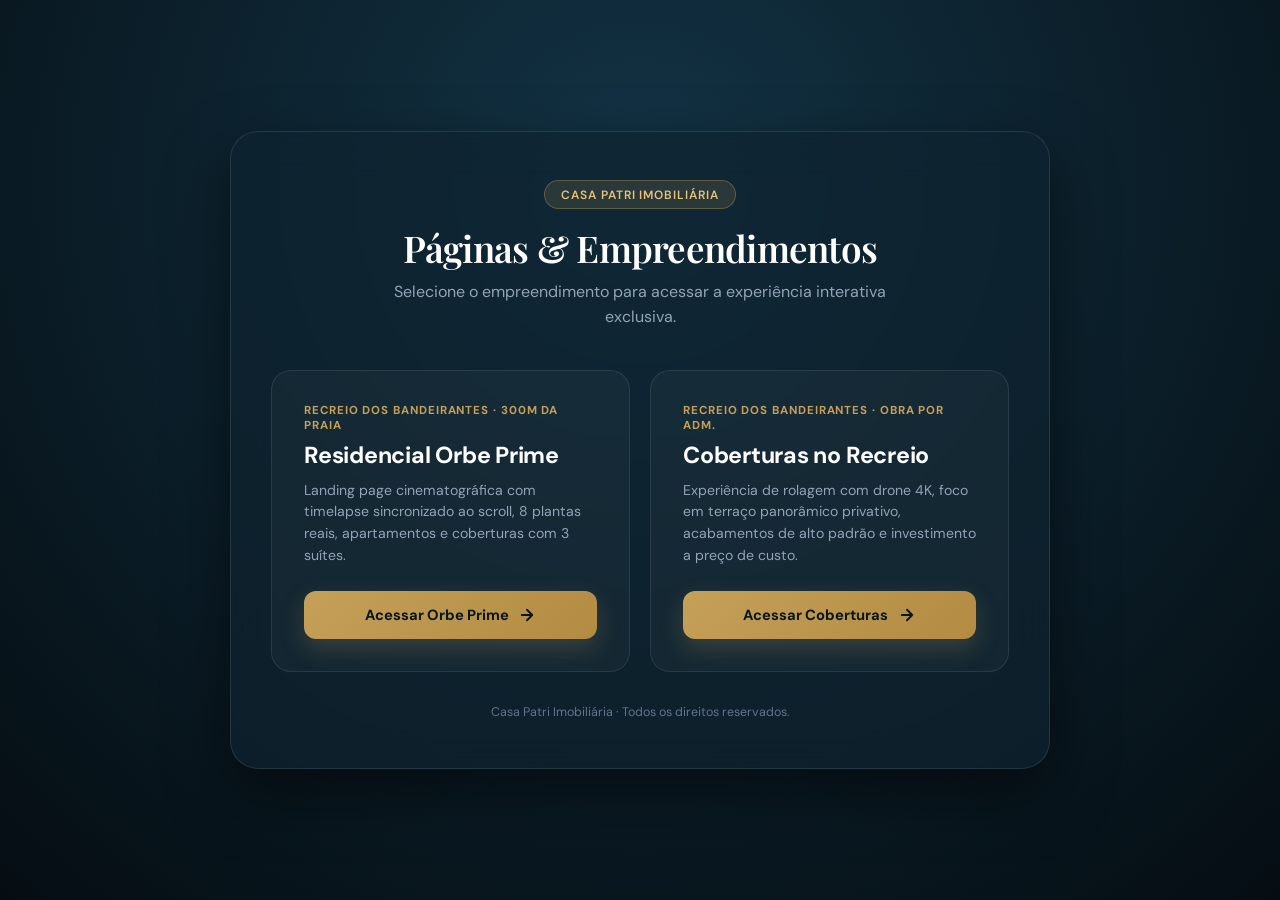
<file: index.html>
<!doctype html>
<html lang="pt-BR">
<head>
  <meta charset="utf-8">
  <meta name="viewport" content="width=device-width, initial-scale=1, viewport-fit=cover">
  <meta name="theme-color" content="#0b202b">
  <title>Casa Patri — Páginas & Empreendimentos</title>
  <meta name="description" content="Portal de empreendimentos e landing pages exclusivas da Casa Patri Imobiliária no Recreio dos Bandeirantes, RJ.">
  <link rel="icon" href="orbeprime/assets/favicon.svg" type="image/svg+xml">
  <link rel="preconnect" href="https://fonts.googleapis.com">
  <link rel="preconnect" href="https://fonts.gstatic.com" crossorigin>
  <link href="https://fonts.googleapis.com/css2?family=DM+Sans:wght@400;500;600;700&family=Playfair+Display:ital,wght@0,600;1,400&display=swap" rel="stylesheet">
  <style>
    *, *::before, *::after { box-sizing: border-box; margin: 0; padding: 0; }
    body {
      min-height: 100vh;
      min-height: 100dvh;
      background: radial-gradient(circle at 50% 20%, #133345 0%, #08161e 75%, #050d12 100%);
      color: #f1f5f9;
      font-family: 'DM Sans', -apple-system, BlinkMacSystemFont, 'Segoe UI', Roboto, sans-serif;
      display: flex;
      flex-direction: column;
      align-items: center;
      justify-content: center;
      padding: clamp(1.5rem, 5vw, 3rem) clamp(1rem, 4vw, 1.5rem);
    }
    .container {
      max-width: 820px;
      width: 100%;
      background: rgba(15, 35, 48, 0.7);
      border: 1px solid rgba(255, 255, 255, 0.1);
      backdrop-filter: blur(20px);
      -webkit-backdrop-filter: blur(20px);
      border-radius: clamp(18px, 4vw, 28px);
      padding: clamp(1.75rem, 4.5vw, 3rem) clamp(1.25rem, 3.5vw, 2.5rem);
      box-shadow: 0 25px 60px rgba(0, 0, 0, 0.5);
      animation: fadeIn 0.4s ease-out;
    }
    @keyframes fadeIn {
      from { opacity: 0; transform: translateY(14px); }
      to { opacity: 1; transform: translateY(0); }
    }
    .header {
      text-align: center;
      margin-bottom: clamp(1.75rem, 4vw, 2.5rem);
    }
    .badge {
      display: inline-flex;
      align-items: center;
      gap: 0.5rem;
      padding: 0.35rem 1rem;
      background: rgba(197, 160, 89, 0.15);
      border: 1px solid rgba(197, 160, 89, 0.35);
      color: #e5c378;
      border-radius: 999px;
      font-size: 0.75rem;
      font-weight: 600;
      letter-spacing: 0.08em;
      text-transform: uppercase;
      margin-bottom: 1.1rem;
    }
    h1 {
      font-family: 'Playfair Display', Georgia, serif;
      font-size: clamp(1.65rem, 5vw, 2.3rem);
      font-weight: 600;
      letter-spacing: -0.02em;
      margin-bottom: 0.6rem;
      color: #ffffff;
      line-height: 1.15;
    }
    .subtitle {
      color: #94a3b8;
      font-size: clamp(0.88rem, 2.4vw, 1rem);
      line-height: 1.6;
      max-width: 540px;
      margin: 0 auto;
    }
    .grid {
      display: grid;
      grid-template-columns: repeat(auto-fit, minmax(min(100%, 300px), 1fr));
      gap: 1.25rem;
      margin-bottom: 2rem;
    }
    .card {
      background: rgba(255, 255, 255, 0.03);
      border: 1px solid rgba(255, 255, 255, 0.09);
      border-radius: 20px;
      padding: clamp(1.35rem, 3.5vw, 2rem);
      text-align: left;
      display: flex;
      flex-direction: column;
      justify-content: space-between;
      transition: transform 0.25s ease, border-color 0.25s ease, box-shadow 0.25s ease;
    }
    .card:hover {
      transform: translateY(-4px);
      border-color: rgba(197, 160, 89, 0.4);
      box-shadow: 0 16px 35px rgba(0, 0, 0, 0.3);
    }
    .card__tag {
      font-size: 0.72rem;
      color: #c5a059;
      text-transform: uppercase;
      letter-spacing: 0.08em;
      font-weight: 700;
      margin-bottom: 0.5rem;
      display: block;
    }
    .card__title {
      font-size: clamp(1.25rem, 3.5vw, 1.45rem);
      font-weight: 700;
      color: #ffffff;
      margin-bottom: 0.6rem;
      letter-spacing: -0.01em;
      line-height: 1.25;
    }
    .card__desc {
      font-size: 0.88rem;
      color: #94a3b8;
      line-height: 1.55;
      margin-bottom: 1.5rem;
      flex-grow: 1;
    }
    .btn {
      display: inline-flex;
      align-items: center;
      justify-content: center;
      gap: 0.6rem;
      width: 100%;
      min-height: 48px;
      padding: 0.85rem 1.4rem;
      background: linear-gradient(135deg, #c5a059 0%, #b38b42 100%);
      color: #08161e;
      font-weight: 700;
      font-size: 0.92rem;
      text-decoration: none;
      border-radius: 12px;
      transition: all 0.2s ease;
      box-shadow: 0 10px 25px rgba(197, 160, 89, 0.22);
      -webkit-tap-highlight-color: transparent;
    }
    .btn:hover {
      transform: translateY(-2px);
      box-shadow: 0 14px 30px rgba(197, 160, 89, 0.35);
      background: linear-gradient(135deg, #d3af68 0%, #c5a059 100%);
    }
    .footer {
      text-align: center;
      font-size: 0.78rem;
      color: #64748b;
      margin-top: 1rem;
    }
    @media (max-width: 680px) {
      .container { padding: 1.75rem 1.15rem; }
      .grid { grid-template-columns: 1fr; }
    }
  </style>
</head>
<body>
  <div class="container">
    <header class="header">
      <div class="badge">
        <span>Casa Patri Imobiliária</span>
      </div>
      <h1>Páginas &amp; Empreendimentos</h1>
      <p class="subtitle">Selecione o empreendimento para acessar a experiência interativa exclusiva.</p>
    </header>

    <div class="grid">
      <!-- Card 1: Orbe Prime -->
      <article class="card">
        <div>
          <span class="card__tag">Recreio dos Bandeirantes · 300m da Praia</span>
          <h2 class="card__title">Residencial Orbe Prime</h2>
          <p class="card__desc">Landing page cinematográfica com timelapse sincronizado ao scroll, 8 plantas reais, apartamentos e coberturas com 3 suítes.</p>
        </div>
        <a href="./orbeprime/" class="btn">
          <span>Acessar Orbe Prime</span>
          <svg width="18" height="18" viewBox="0 0 24 24" fill="none" stroke="currentColor" stroke-width="2.5" stroke-linecap="round" stroke-linejoin="round" aria-hidden="true"><path d="M5 12h14M12 5l7 7-7 7"/></svg>
        </a>
      </article>

      <!-- Card 2: Coberturas no Recreio -->
      <article class="card">
        <div>
          <span class="card__tag">Recreio dos Bandeirantes · Obra por Adm.</span>
          <h2 class="card__title">Coberturas no Recreio</h2>
          <p class="card__desc">Experiência de rolagem com drone 4K, foco em terraço panorâmico privativo, acabamentos de alto padrão e investimento a preço de custo.</p>
        </div>
        <a href="./casapatri-coberturas/" class="btn">
          <span>Acessar Coberturas</span>
          <svg width="18" height="18" viewBox="0 0 24 24" fill="none" stroke="currentColor" stroke-width="2.5" stroke-linecap="round" stroke-linejoin="round" aria-hidden="true"><path d="M5 12h14M12 5l7 7-7 7"/></svg>
        </a>
      </article>
    </div>

    <footer class="footer">
      Casa Patri Imobiliária · Todos os direitos reservados.
    </footer>
  </div>
</body>
</html>
</file>
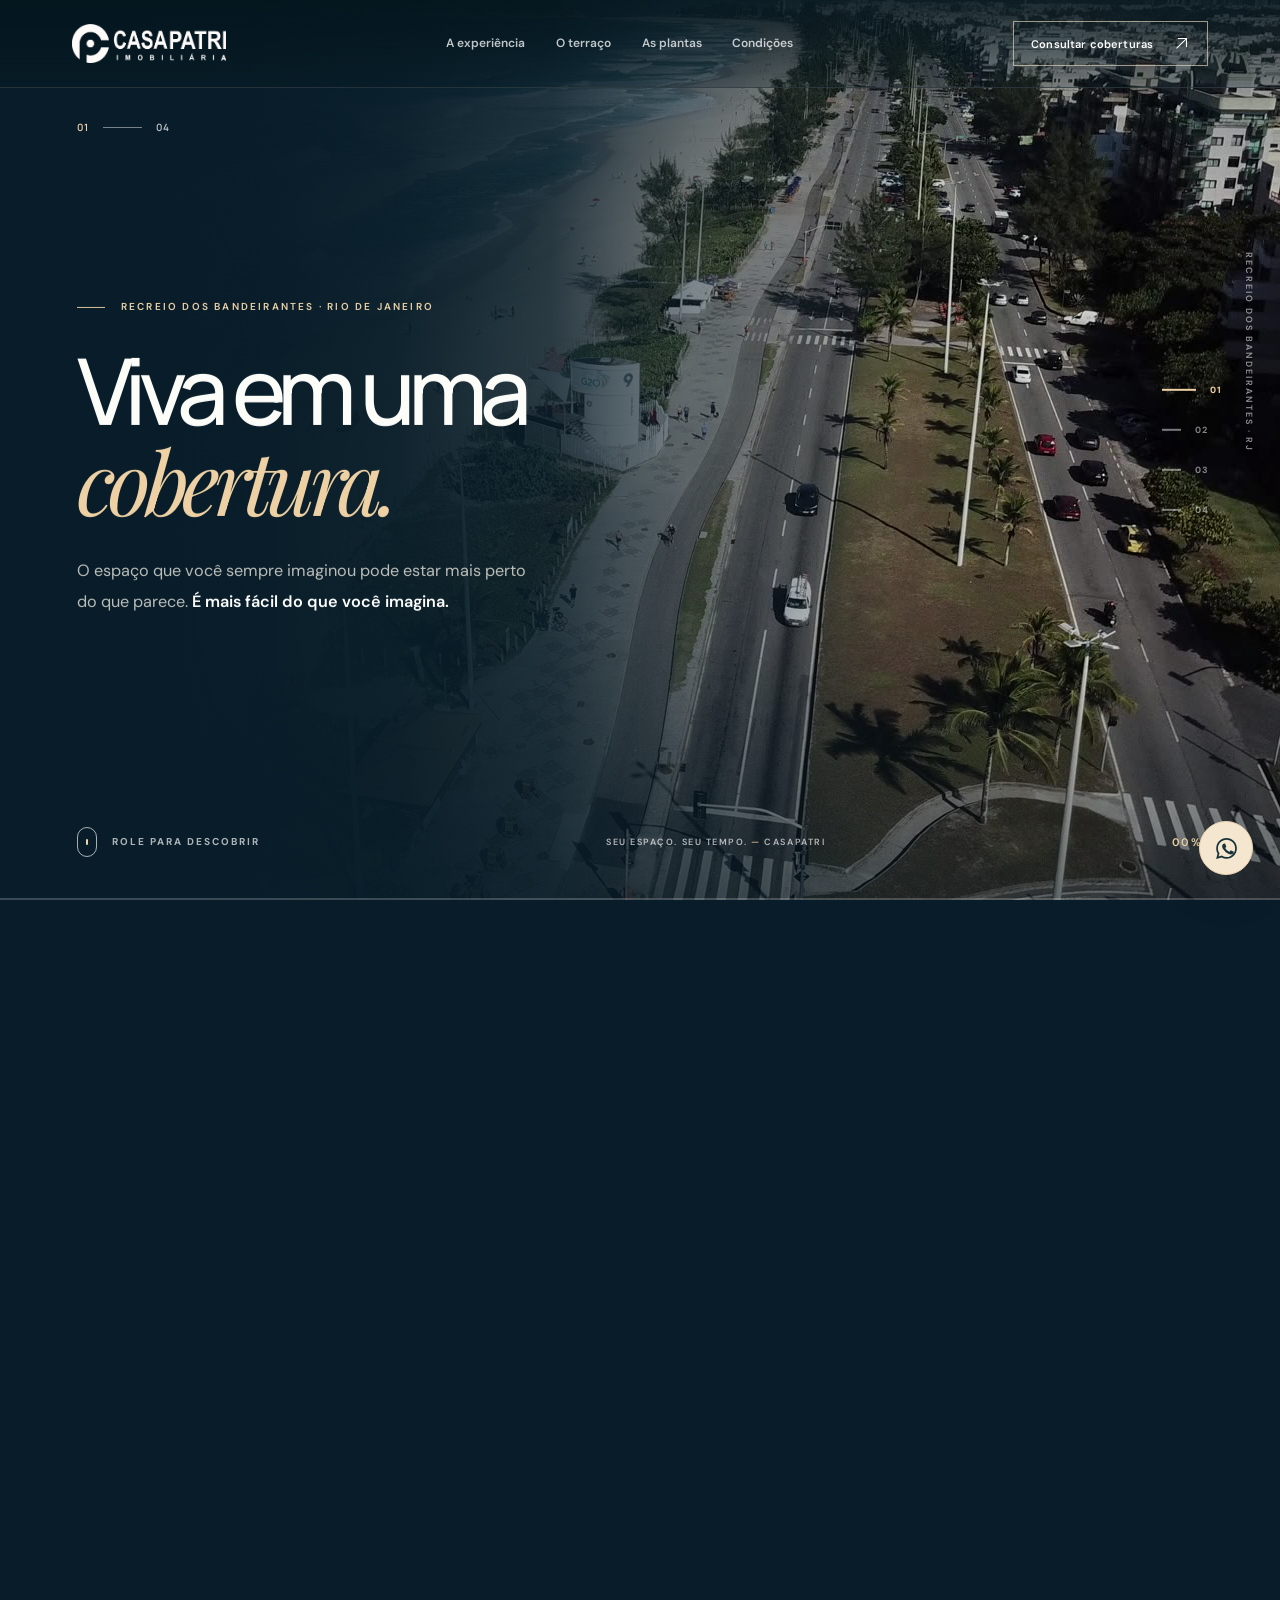
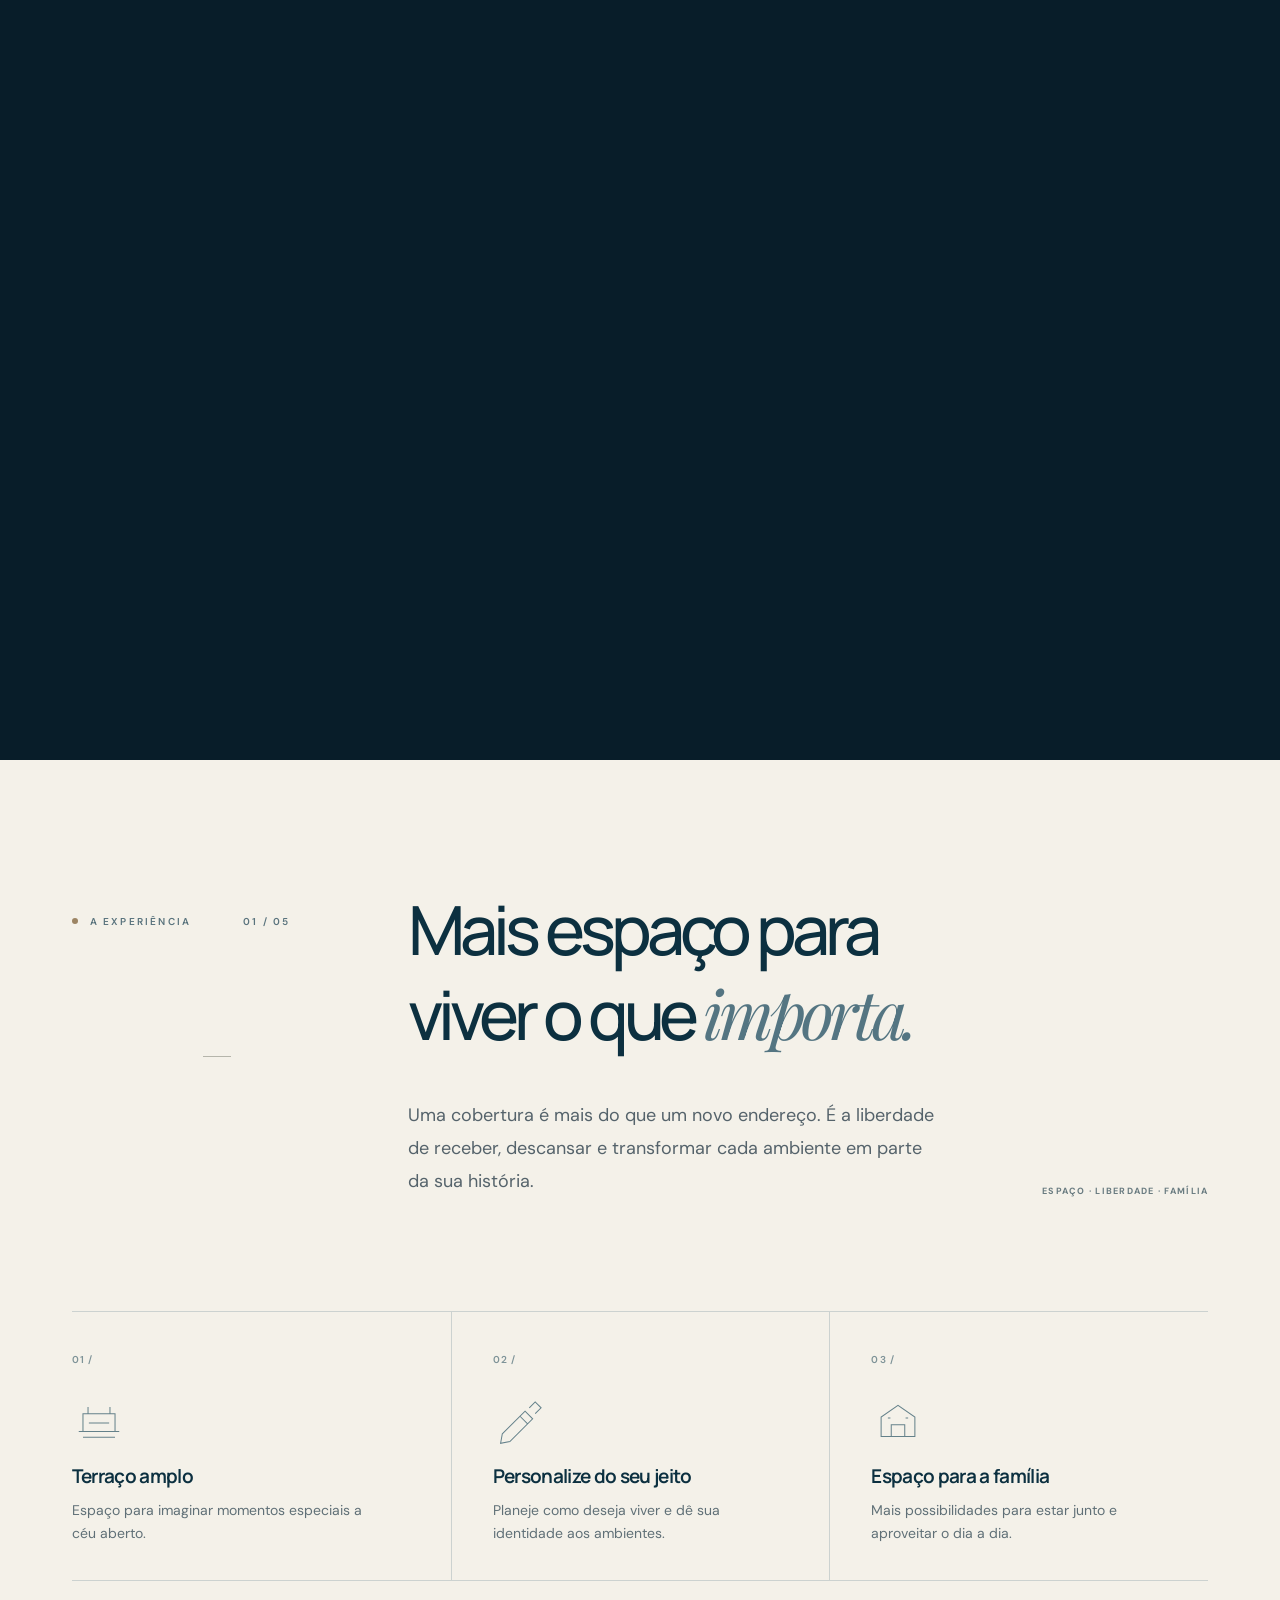
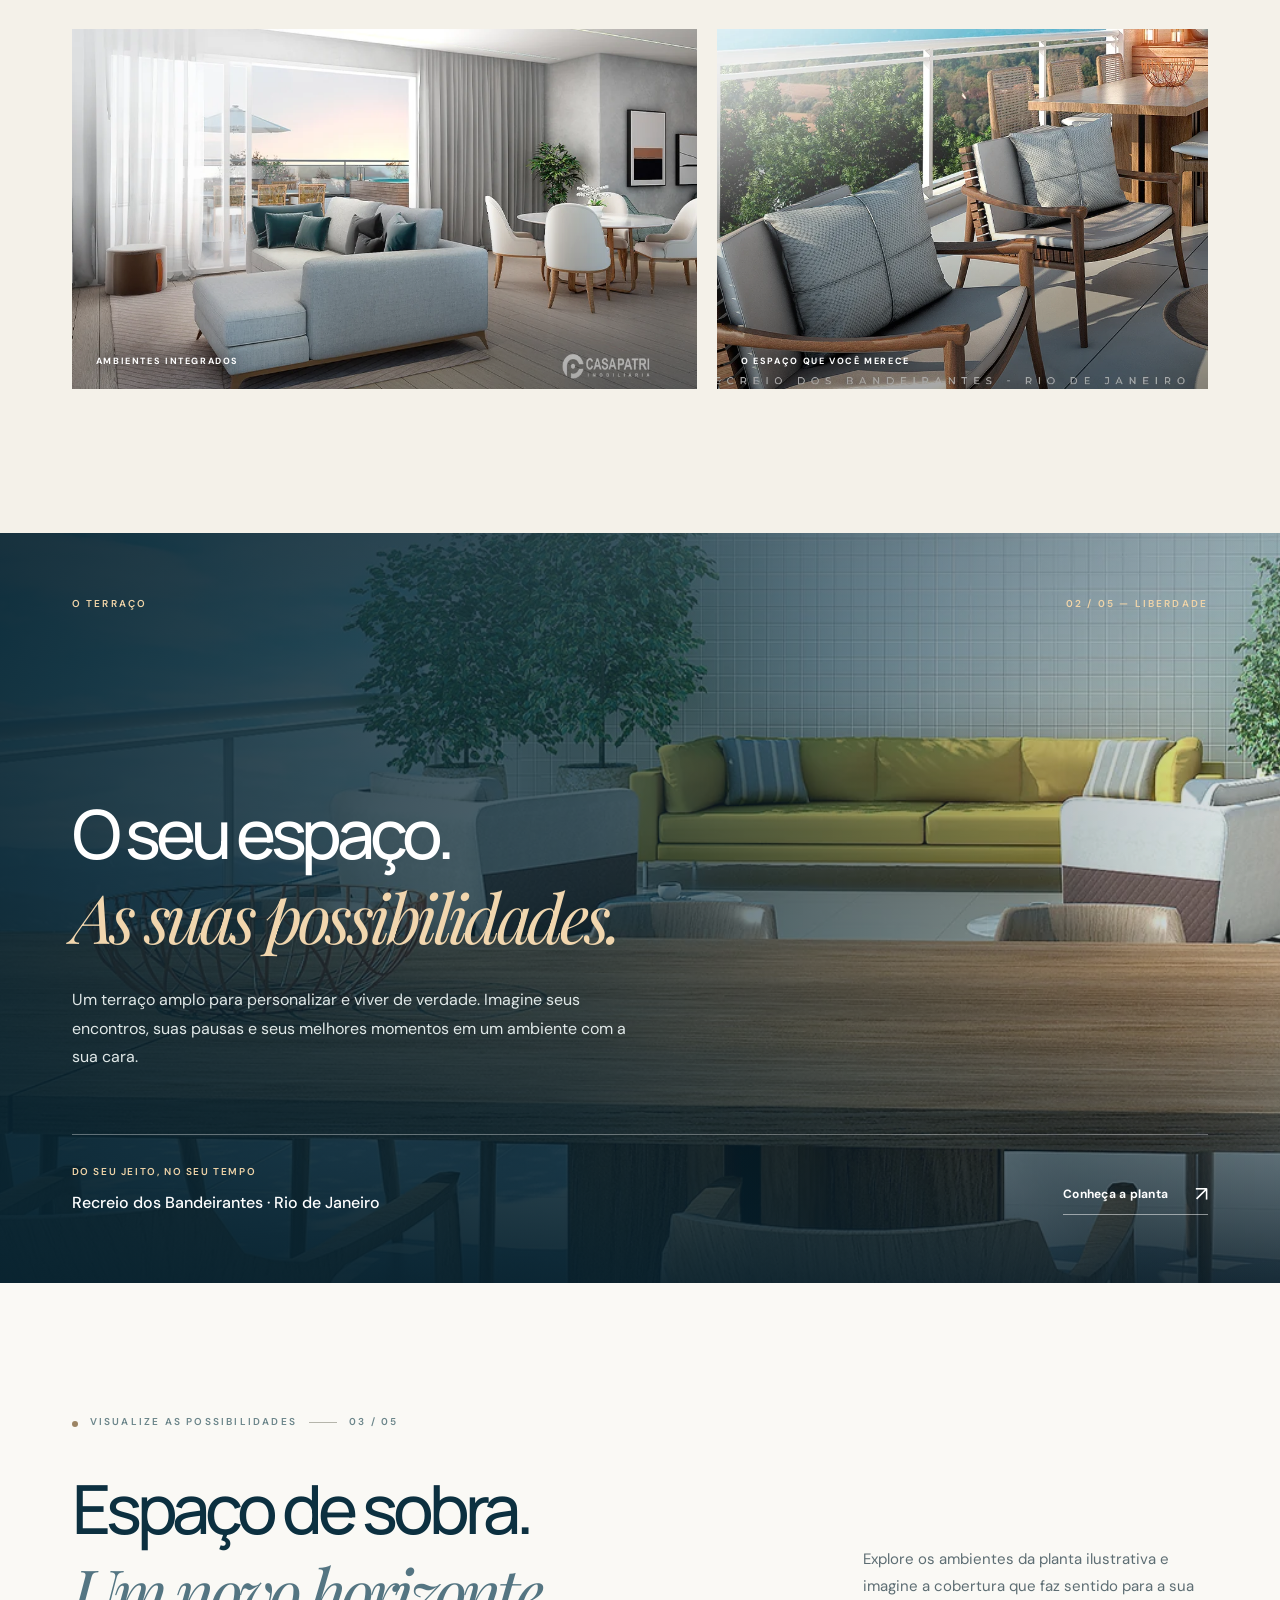
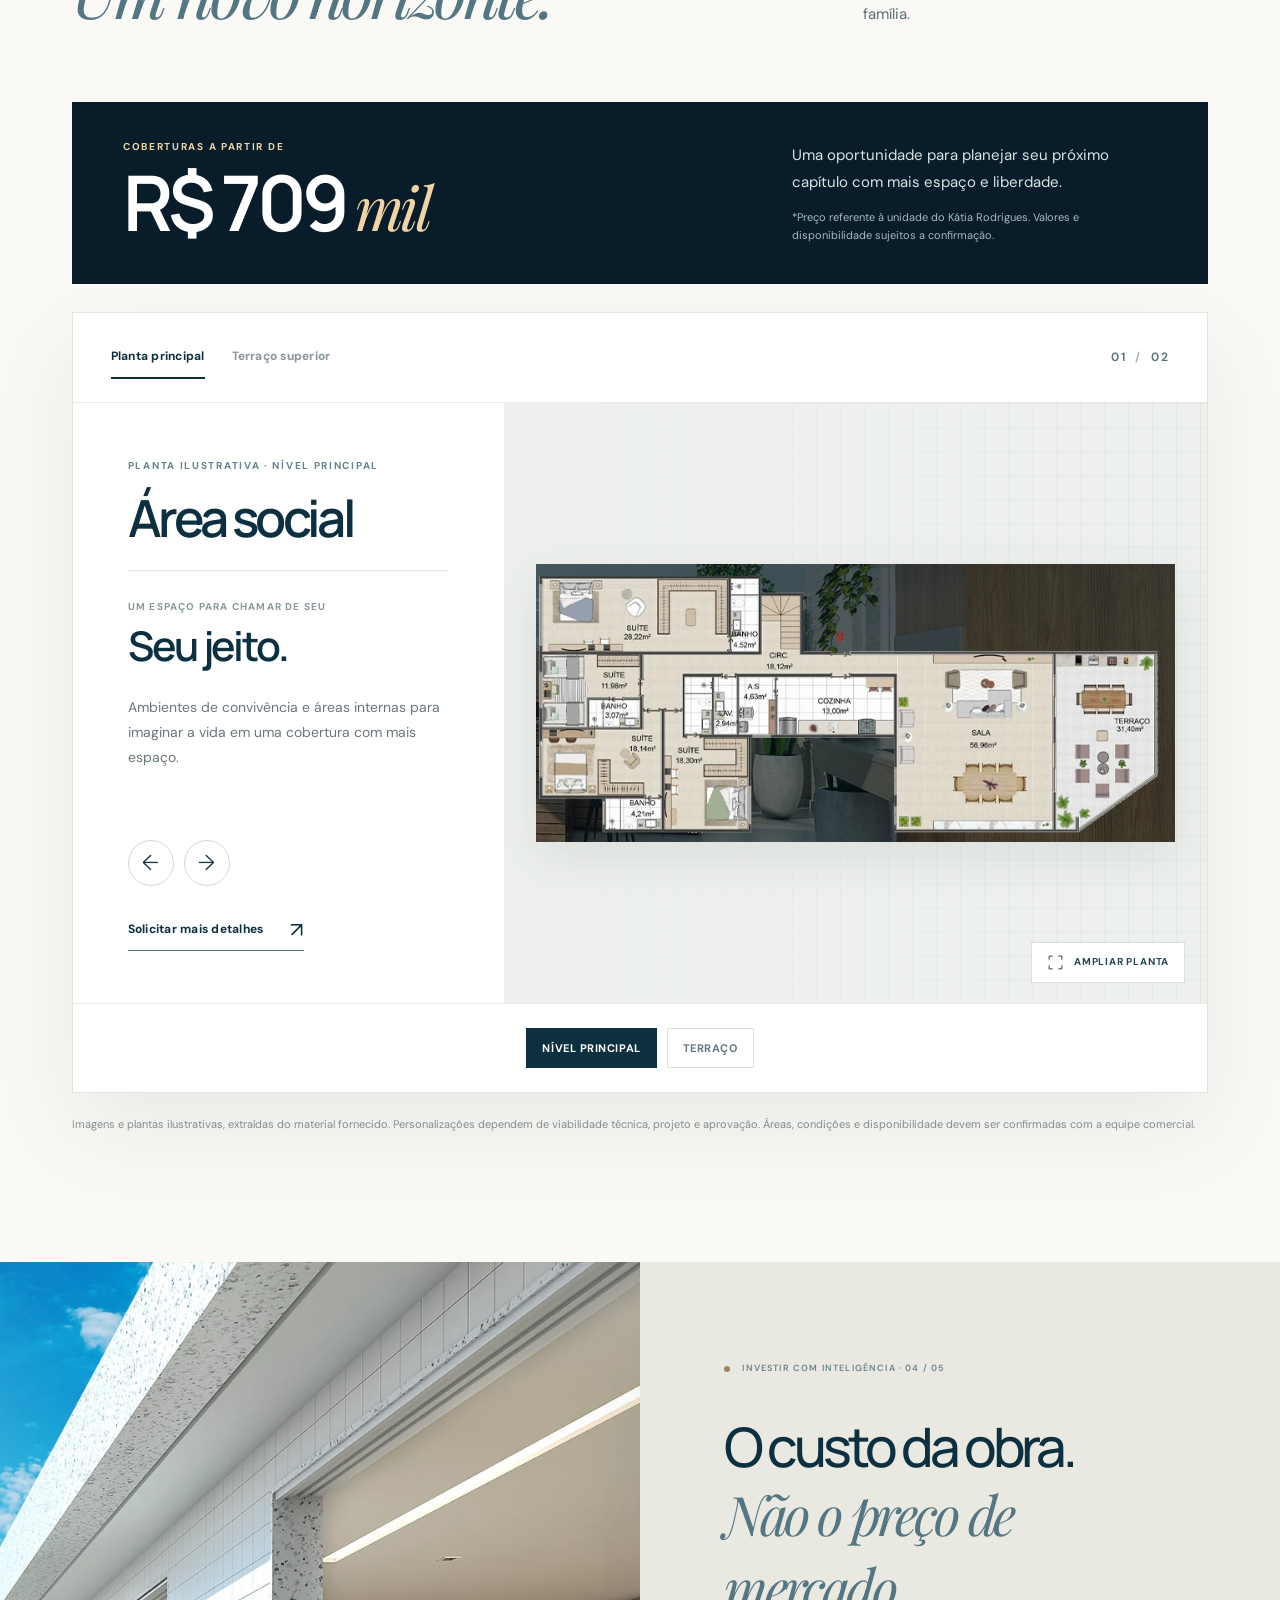
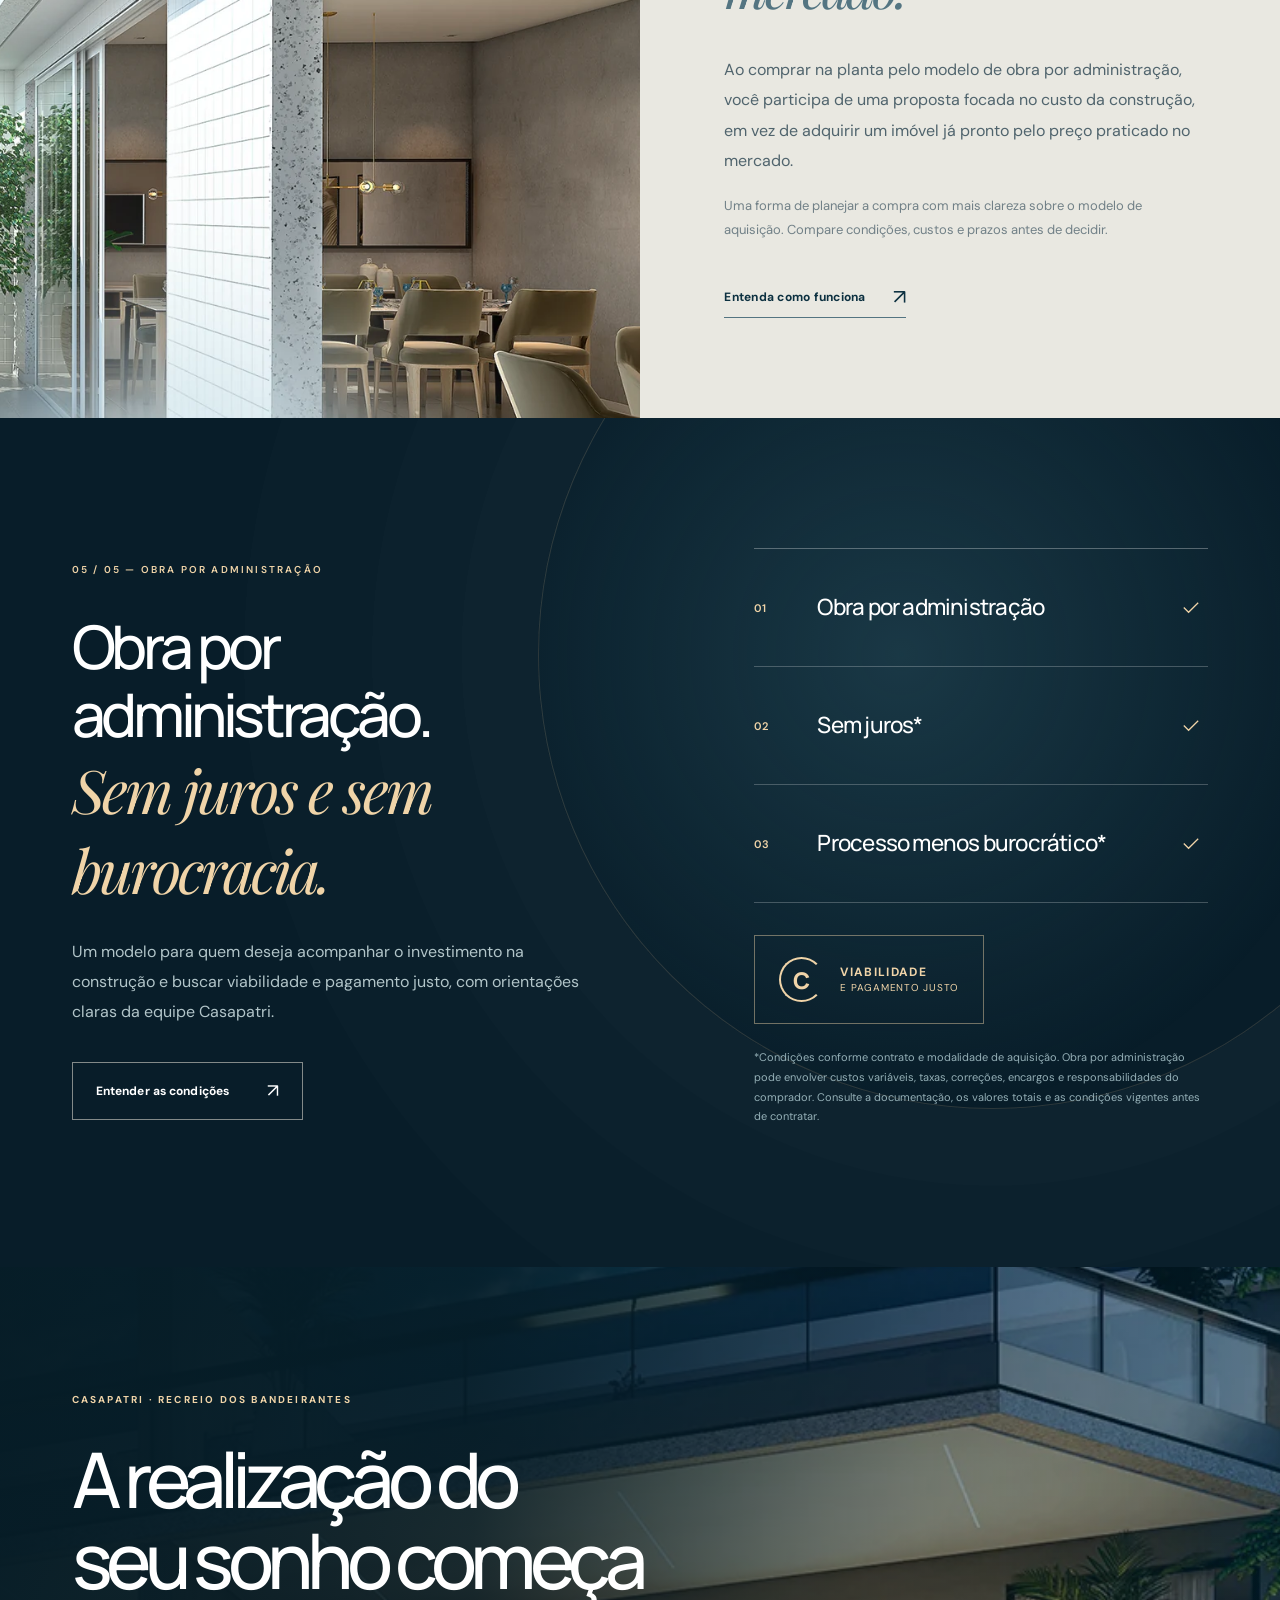
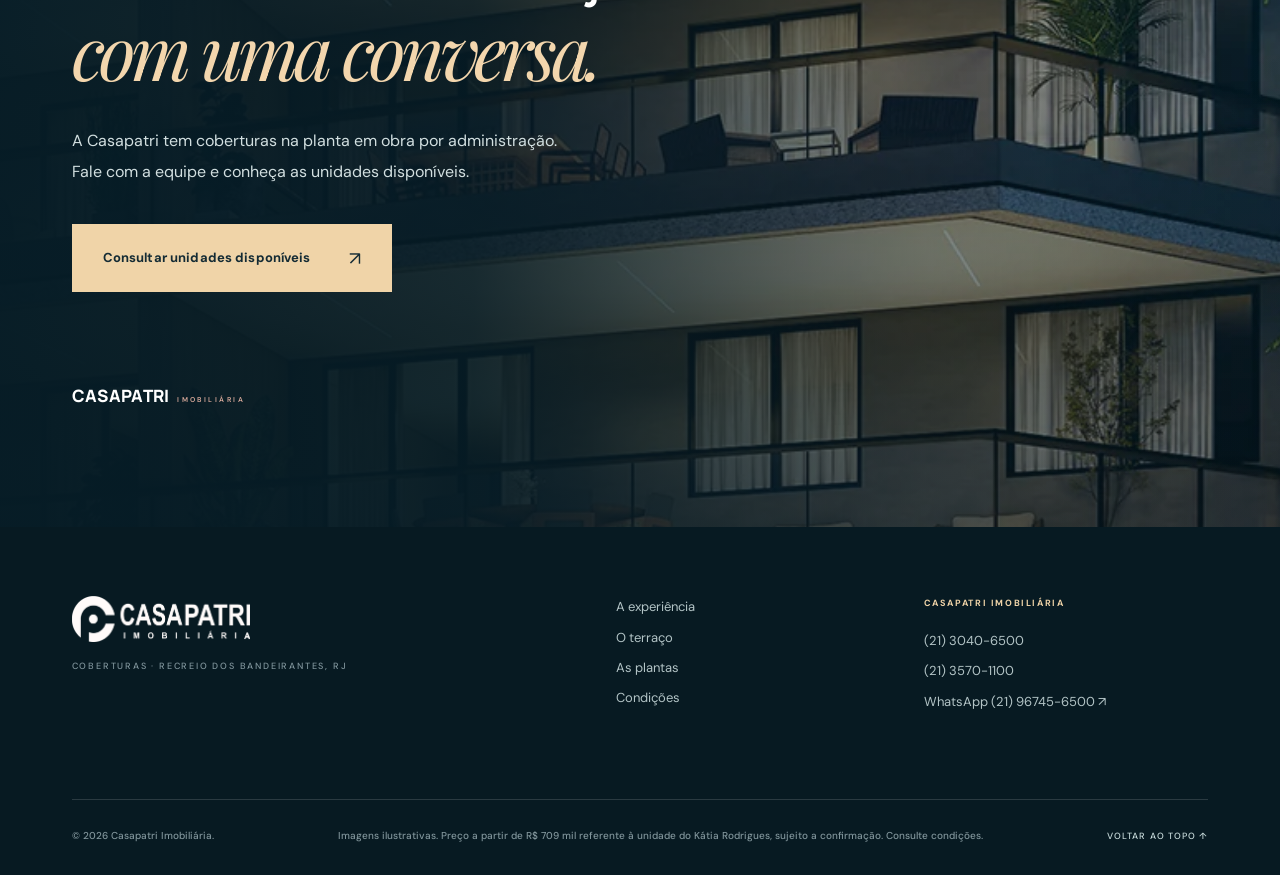
<file: casapatri-coberturas/index.html>
<!doctype html>
<html lang="pt-BR">
<head>
  <meta charset="utf-8">
  <meta name="viewport" content="width=device-width, initial-scale=1, viewport-fit=cover">
  <meta name="theme-color" content="#081d29">
  <meta name="description" content="Viva em uma cobertura no Recreio dos Bandeirantes. Terraço amplo para personalizar, coberturas a partir de R$ 709 mil e obra por administração. Fale com a Casapatri.">
  <meta property="og:type" content="website">
  <meta property="og:title" content="Coberturas no Recreio dos Bandeirantes | Casapatri">
  <meta property="og:description" content="Mais espaço para viver do seu jeito. Conheça as coberturas na planta, a partir de R$ 709 mil, e consulte as unidades disponíveis.">
  <meta property="og:image" content="assets/social-cover.jpg">
  <meta name="color-scheme" content="light">
  <title>Coberturas no Recreio dos Bandeirantes | Casapatri Imobiliária</title>
  <link rel="icon" href="assets/favicon.svg" type="image/svg+xml">
  <link rel="preconnect" href="https://fonts.googleapis.com">
  <link rel="preconnect" href="https://fonts.gstatic.com" crossorigin>
  <link href="https://fonts.googleapis.com/css2?family=DM+Sans:wght@400;450;500;550;600;650;700&family=Manrope:wght@400;500;600;700;800&family=Playfair+Display:ital,wght@1,400;1,500&display=swap" rel="stylesheet">
  <link rel="preload" href="assets/recreio-video-poster.jpg" as="image">
  <link rel="stylesheet" href="styles.css">
  <script src="script.js" defer></script>
</head>
<body>
  <a class="skip-link" href="#experiencia">Pular introdução e ir para o conteúdo</a>
  <div class="page-progress" id="pageProgress" aria-hidden="true"></div>

  <header class="site-header" id="siteHeader">
    <a class="brand brand--casapatri" href="#inicio" aria-label="Casapatri Imobiliária — voltar ao início">
      <img class="brand__logo" src="assets/casapatri logo.png" alt="Casapatri Imobiliária" width="1439" height="372">
    </a>
    <nav class="header-nav" id="headerNav" aria-label="Navegação principal">
      <a href="#experiencia">A experiência</a>
      <a href="#terraco">O terraço</a>
      <a href="#plantas">As plantas</a>
      <a href="#condicoes">Condições</a>
    </nav>
    <a class="header-contact" data-whatsapp href="https://wa.me/5521967456500" target="_blank" rel="noopener noreferrer">
      <span>Consultar coberturas</span>
      <svg viewBox="0 0 24 24" aria-hidden="true"><path d="M5 19 19 5M7 5h12v12"/></svg>
    </a>
    <button class="menu-toggle" id="menuToggle" type="button" aria-expanded="false" aria-controls="headerNav" aria-label="Abrir menu"><span></span><span></span></button>
  </header>

  <main id="inicio">
    <!-- Vídeo enviado pelo cliente, reproduzido de acordo com o progresso da rolagem. -->
    <section class="cinematic" id="cinematic" aria-label="Conheça as coberturas no Recreio dos Bandeirantes">
      <div class="cinematic__sticky" id="cinematicSticky">
        <div class="cinematic__ambient" aria-hidden="true"></div>
        <div class="cinematic__grain" aria-hidden="true"></div>
        <div class="cinematic__grid" aria-hidden="true"></div>
        <div class="cinematic__film" aria-hidden="true">
          <video id="constructionVideo" preload="metadata" playsinline webkit-playsinline muted tabindex="-1" poster="assets/recreio-video-poster.jpg">
            <source src="assets/recreio-scroll.mp4" type="video/mp4">
          </video>
        </div>
        <div class="cinematic__shade" aria-hidden="true"></div>

        <div class="chapter-index" aria-hidden="true"><span id="chapterNumber">01</span><span class="chapter-index__rule"></span><span>04</span></div>
        <div class="story" aria-live="off">
          <article class="story__chapter is-active" data-chapter="0" aria-hidden="false">
            <p class="chapter-eyebrow"><span class="chapter-eyebrow__line"></span> RECREIO DOS BANDEIRANTES · RIO DE JANEIRO</p>
            <h1 class="hero-title">Viva em uma<br><em>cobertura.</em></h1>
            <p class="story__body">O espaço que você sempre imaginou pode estar mais perto do que parece. <strong>É mais fácil do que você imagina.</strong></p>
          </article>
          <article class="story__chapter" data-chapter="1" aria-hidden="true">
            <p class="chapter-eyebrow"><span class="chapter-eyebrow__line"></span> MAIS ESPAÇO PARA VIVER</p>
            <h2 class="hero-title">Seu terraço.<br><em>Seu jeito.</em></h2>
            <p class="story__body">Um terraço amplo para personalizar, criar encontros e aproveitar cada momento. <strong>Do seu jeito, no seu tempo.</strong></p>
          </article>
          <article class="story__chapter" data-chapter="2" aria-hidden="true">
            <p class="chapter-eyebrow"><span class="chapter-eyebrow__line"></span> UMA POSSIBILIDADE REAL</p>
            <h2 class="hero-title hero-title--price">A partir de<br><em>R$ 709 mil.</em></h2>
            <p class="story__body">Coberturas na planta com espaço de sobra para sua família viver bem.</p>
            <p class="story__fineprint">*Preço referente à unidade do Kátia Rodrigues. Consulte disponibilidade e valores atualizados.</p>
          </article>
          <article class="story__chapter" data-chapter="3" aria-hidden="true">
            <p class="chapter-eyebrow"><span class="chapter-eyebrow__line"></span> SUA PRÓXIMA CONQUISTA</p>
            <h2 class="hero-title hero-title--last">Seu sonho<br><em>começa aqui.</em></h2>
            <p class="story__body">A Casapatri tem coberturas na planta em obra por administração. Descubra as opções e converse com nossa equipe.</p>
            <a class="btn btn--gold story__cta" data-whatsapp href="https://wa.me/5521967456500" target="_blank" rel="noopener noreferrer">Quero conhecer as coberturas <span aria-hidden="true">↗</span></a>
          </article>
        </div>
        <div class="cinematic__side-label" aria-hidden="true">RECREIO DOS BANDEIRANTES · RJ</div>
        <div class="cinematic__bottom">
          <div class="scroll-cue" id="scrollCue"><span class="scroll-cue__mouse"><span></span></span><span>ROLE PARA DESCOBRIR</span></div>
          <div class="cinematic__micro">SEU ESPAÇO. SEU TEMPO. <span>—</span> CASAPATRI</div>
          <span class="cinematic__percentage" id="chapterPercent">00%</span>
        </div>
        <div class="chapter-dots" aria-label="Ir para capítulo">
          <button type="button" data-go-chapter="0" class="is-active" aria-label="Ir para o primeiro capítulo" aria-current="step"><span></span><small>01</small></button>
          <button type="button" data-go-chapter="1" aria-label="Ir para o segundo capítulo"><span></span><small>02</small></button>
          <button type="button" data-go-chapter="2" aria-label="Ir para o terceiro capítulo"><span></span><small>03</small></button>
          <button type="button" data-go-chapter="3" aria-label="Ir para o quarto capítulo"><span></span><small>04</small></button>
        </div>
        <div class="cinematic__timeline" aria-hidden="true"><span id="filmTimeline"></span></div>
      </div>
    </section>

    <section class="intro-section" id="experiencia">
      <div class="section-shell intro-section__layout">
        <div class="intro-section__eyebrow reveal"><span class="marker-dot"></span> A EXPERIÊNCIA <span class="mini-rule"></span> 01 / 05</div>
        <div class="intro-section__content">
          <h2 class="display-heading reveal">Mais espaço para<br>viver o que <em>importa.</em></h2>
          <div class="intro-section__secondary reveal">
            <p>Uma cobertura é mais do que um novo endereço. É a liberdade de receber, descansar e transformar cada ambiente em parte da sua história.</p>
            <span class="subtle-note">ESPAÇO · LIBERDADE · FAMÍLIA</span>
          </div>
        </div>
        <div class="feature-grid">
          <article class="feature reveal">
            <span class="feature__number">01 /</span>
            <svg class="feature__icon" viewBox="0 0 64 64" aria-hidden="true"><path d="M8 42h48M13 42V21h38v21M20 32h24M13 49h38M19 21v-8m26 8v-8"/></svg>
            <h3>Terraço amplo</h3>
            <p>Espaço para imaginar momentos especiais a céu aberto.</p>
          </article>
          <article class="feature reveal">
            <span class="feature__number">02 /</span>
            <svg class="feature__icon" viewBox="0 0 64 64" aria-hidden="true"><path d="M11 45 38 18l9 9-27 27-11 2 2-11ZM32 24l9 9M43 14l7-7 7 7-7 7"/></svg>
            <h3>Personalize do seu jeito</h3>
            <p>Planeje como deseja viver e dê sua identidade aos ambientes.</p>
          </article>
          <article class="feature reveal">
            <span class="feature__number">03 /</span>
            <svg class="feature__icon" viewBox="0 0 64 64" aria-hidden="true"><path d="M12 48V25l20-14 20 14v23H12ZM24 48V34h16v14M20 26h3m18 0h3"/></svg>
            <h3>Espaço para a família</h3>
            <p>Mais possibilidades para estar junto e aproveitar o dia a dia.</p>
          </article>
        </div>
      </div>
      <div class="section-shell editorial-gallery reveal" aria-label="Imagens ilustrativas dos ambientes das coberturas">
        <figure class="editorial-gallery__main"><img src="assets/sala-integrada.webp" loading="lazy" decoding="async" alt="Perspectiva ilustrativa da sala de estar integrada da cobertura" width="995" height="582"><figcaption>AMBIENTES INTEGRADOS</figcaption></figure>
        <figure class="editorial-gallery__side"><img src="assets/terraco-lounge.webp" loading="lazy" decoding="async" alt="Perspectiva ilustrativa de área de convivência no terraço da cobertura" width="1028" height="595"><figcaption>O ESPAÇO QUE VOCÊ MERECE</figcaption></figure>
      </div>
    </section>

    <section class="location-section" id="terraco">
      <div class="location-section__photo" role="img" aria-label="Perspectiva ilustrativa de terraço amplo de cobertura com poltronas e mesa de jantar"></div>
      <div class="location-section__filter"></div>
      <div class="section-shell location-section__body">
        <div class="location-section__top reveal"><span class="eyebrow-light">O TERRAÇO</span><span class="eyebrow-light">02 / 05 — LIBERDADE</span></div>
        <div class="location-section__statement reveal">
          <h2>O seu espaço.<br><em>As suas possibilidades.</em></h2>
          <p>Um terraço amplo para personalizar e viver de verdade. Imagine seus encontros, suas pausas e seus melhores momentos em um ambiente com a sua cara.</p>
        </div>
        <div class="location-section__footer reveal">
          <div><small>DO SEU JEITO, NO SEU TEMPO</small><strong>Recreio dos Bandeirantes · Rio de Janeiro</strong></div>
          <a class="text-link text-link--light" href="#plantas">Conheça a planta <span aria-hidden="true">↗</span></a>
        </div>
      </div>
    </section>

    <section class="plans-section" id="plantas">
      <div class="section-shell">
        <div class="section-topline reveal"><span class="marker-dot"></span> VISUALIZE AS POSSIBILIDADES <span class="mini-rule"></span> 03 / 05</div>
        <div class="plans-header reveal">
          <h2 class="display-heading">Espaço de sobra.<br><em>Um novo horizonte.</em></h2>
          <p>Explore os ambientes da planta ilustrativa e imagine a cobertura que faz sentido para a sua família.</p>
        </div>
        <div class="price-banner reveal">
          <div><span class="price-banner__eyebrow">COBERTURAS A PARTIR DE</span><strong>R$ 709 <em>mil</em></strong></div>
          <p>Uma oportunidade para planejar seu próximo capítulo com mais espaço e liberdade.<small>*Preço referente à unidade do Kátia Rodrigues. Valores e disponibilidade sujeitos a confirmação.</small></p>
        </div>
        <div class="plan-explorer reveal" aria-label="Explorador das plantas ilustrativas">
          <div class="plan-explorer__header">
            <div class="segmented-tabs" role="tablist" aria-label="Ambiente da planta">
              <button class="is-selected" role="tab" id="tab-principal" aria-selected="true" aria-controls="planPanel" data-plan-kind="principal" type="button">Planta principal</button>
              <button role="tab" id="tab-terraco" aria-selected="false" aria-controls="planPanel" data-plan-kind="terraco" type="button">Terraço superior</button>
            </div>
            <span class="plan-explorer__count"><span id="currentPlanNumber">01</span> <span>/</span> <span id="totalPlansNumber">02</span></span>
          </div>
          <div class="plan-explorer__body" role="tabpanel" id="planPanel" aria-labelledby="tab-principal">
            <div class="plan-details">
              <span class="plan-details__overline" id="planKind">PLANTA ILUSTRATIVA · NÍVEL PRINCIPAL</span>
              <h3 id="planTitle">Área social</h3>
              <div class="plan-details__rule"></div>
              <div class="plan-details__area"><span>UM ESPAÇO PARA CHAMAR DE SEU</span><strong id="planArea">Seu jeito.</strong></div>
              <p id="planDescription">Ambientes para reunir quem você ama e aproveitar cada espaço de forma especial.</p>
              <div class="plan-navigation"><button class="icon-circle" type="button" id="planPrev" aria-label="Planta anterior">←</button><button class="icon-circle" type="button" id="planNext" aria-label="Próxima planta">→</button></div>
              <a class="text-link" data-whatsapp href="https://wa.me/5521967456500" target="_blank" rel="noopener noreferrer">Solicitar mais detalhes <span aria-hidden="true">↗</span></a>
            </div>
            <div class="plan-display" id="planDisplay">
              <div class="plan-display__texture" aria-hidden="true"></div>
              <img id="planImage" src="assets/planta-principal.webp" alt="Planta ilustrativa do nível principal de uma cobertura" loading="lazy" decoding="async" width="770" height="337">
              <button class="plan-zoom" type="button" id="planZoom" aria-label="Ampliar a planta selecionada"><svg viewBox="0 0 24 24" aria-hidden="true"><path d="M8 3H3v5M16 3h5v5M8 21H3v-5M16 21h5v-5"/></svg> AMPLIAR PLANTA</button>
            </div>
          </div>
          <div class="plan-pager" id="planPager" aria-label="Selecionar planta"></div>
        </div>
        <p class="plans-asterisk">Imagens e plantas ilustrativas, extraídas do material fornecido. Personalizações dependem de viabilidade técnica, projeto e aprovação. Áreas, condições e disponibilidade devem ser confirmadas com a equipe comercial.</p>
      </div>
    </section>

    <section class="value-section" id="valor">
      <div class="value-section__image reveal"><img src="assets/integracao-ambientes.webp" alt="Perspectiva ilustrativa de sala com acesso ao terraço da cobertura" loading="lazy" decoding="async" width="987" height="906"></div>
      <div class="value-section__copy reveal"><span class="section-topline"><span class="marker-dot"></span> INVESTIR COM INTELIGÊNCIA · 04 / 05</span>
        <h2 class="display-heading">O custo da obra.<br><em>Não o preço de mercado.</em></h2>
        <p>Ao comprar na planta pelo modelo de obra por administração, você participa de uma proposta focada no custo da construção, em vez de adquirir um imóvel já pronto pelo preço praticado no mercado.</p>
        <p class="value-section__small">Uma forma de planejar a compra com mais clareza sobre o modelo de aquisição. Compare condições, custos e prazos antes de decidir.</p>
        <a class="text-link" href="#condicoes">Entenda como funciona <span aria-hidden="true">↗</span></a>
      </div>
    </section>

    <section class="payment-section" id="condicoes">
      <div class="payment-section__orb" aria-hidden="true"></div>
      <div class="section-shell payment-section__grid">
        <div class="payment-section__copy reveal">
          <span class="eyebrow-light">05 / 05 — OBRA POR ADMINISTRAÇÃO</span>
          <h2>Obra por administração.<br><em>Sem juros e sem burocracia.</em></h2>
          <p>Um modelo para quem deseja acompanhar o investimento na construção e buscar viabilidade e pagamento justo, com orientações claras da equipe Casapatri.</p>
          <a class="btn btn--outlined" data-whatsapp href="https://wa.me/5521967456500" target="_blank" rel="noopener noreferrer">Entender as condições <span aria-hidden="true">↗</span></a>
        </div>
        <div class="payment-section__items reveal">
          <div class="payment-point"><span>01</span><h3>Obra por administração</h3><svg viewBox="0 0 26 26" aria-hidden="true"><path d="m6 13 5 5L21 8"/></svg></div>
          <div class="payment-point"><span>02</span><h3>Sem juros*</h3><svg viewBox="0 0 26 26" aria-hidden="true"><path d="m6 13 5 5L21 8"/></svg></div>
          <div class="payment-point"><span>03</span><h3>Processo menos burocrático*</h3><svg viewBox="0 0 26 26" aria-hidden="true"><path d="m6 13 5 5L21 8"/></svg></div>
          <div class="seal" aria-label="Viabilidade e pagamento justo"><span class="seal__icon">C</span><span><strong>VIABILIDADE</strong><small>E PAGAMENTO JUSTO</small></span></div>
          <p class="payment-disclaimer">*Condições conforme contrato e modalidade de aquisição. Obra por administração pode envolver custos variáveis, taxas, correções, encargos e responsabilidades do comprador. Consulte a documentação, os valores totais e as condições vigentes antes de contratar.</p>
        </div>
      </div>
    </section>

    <section class="closing-section" id="contato">
      <div class="closing-section__image" aria-hidden="true"></div>
      <div class="section-shell closing-section__content reveal">
        <span class="closing-section__top">CASAPATRI · RECREIO DOS BANDEIRANTES</span>
        <h2>A realização do<br>seu sonho começa<br><em>com uma conversa.</em></h2>
        <p>A Casapatri tem coberturas na planta em obra por administração. Fale com a equipe e conheça as unidades disponíveis.</p>
        <a class="btn btn--gold btn--large" data-whatsapp href="https://wa.me/5521967456500" target="_blank" rel="noopener noreferrer">Consultar unidades disponíveis <span aria-hidden="true">↗</span></a>
        <span class="closing-section__signature">CASAPATRI <i>IMOBILIÁRIA</i></span>
      </div>
    </section>
  </main>

  <footer class="site-footer">
    <div class="section-shell site-footer__top">
      <div class="footer-brand">
        <a class="footer-brand__link" href="#inicio" aria-label="Casapatri Imobiliária — voltar ao início">
          <img class="footer-brand__logo" src="assets/casapatri logo.png" alt="Casapatri Imobiliária" width="1439" height="372" loading="lazy">
        </a>
        <span>COBERTURAS · RECREIO DOS BANDEIRANTES, RJ</span>
      </div>
      <div class="footer-links"><a href="#experiencia">A experiência</a><a href="#terraco">O terraço</a><a href="#plantas">As plantas</a><a href="#condicoes">Condições</a></div>
      <div class="footer-contact"><span>CASAPATRI IMOBILIÁRIA</span><a href="tel:+552130406500">(21) 3040-6500</a><a href="tel:+552135701100">(21) 3570-1100</a><a data-whatsapp href="https://wa.me/5521967456500" target="_blank" rel="noopener noreferrer">WhatsApp (21) 96745-6500 ↗</a></div>
    </div>
    <div class="section-shell site-footer__bottom"><span>© <span id="year">2026</span> Casapatri Imobiliária.</span><span>Imagens ilustrativas. Preço a partir de R$ 709 mil referente à unidade do Kátia Rodrigues, sujeito a confirmação. Consulte condições.</span><a href="#inicio">VOLTAR AO TOPO ↑</a></div>
  </footer>

  <a class="floating-contact" data-whatsapp href="https://wa.me/5521967456500" target="_blank" rel="noopener noreferrer" aria-label="Conversar no WhatsApp sobre as coberturas no Recreio dos Bandeirantes"><svg viewBox="0 0 24 24" aria-hidden="true"><path fill="currentColor" d="M12.04 2C6.58 2 2.13 6.45 2.13 11.91C2.13 13.66 2.59 15.36 3.45 16.86L2.05 22L7.3 20.62C8.75 21.41 10.38 21.83 12.04 21.83C17.5 21.83 21.95 17.38 21.95 11.92C21.95 9.27 20.92 6.78 19.05 4.91C17.18 3.03 14.69 2 12.04 2M12.05 3.67C14.25 3.67 16.31 4.53 17.87 6.09C19.42 7.65 20.28 9.72 20.28 11.92C20.28 16.46 16.58 20.15 12.04 20.15C10.56 20.15 9.11 19.76 7.85 19L7.55 18.83L4.44 19.65L5.27 16.61L5.09 16.31C4.27 15.01 3.81 13.5 3.81 11.91C3.81 7.37 7.5 3.67 12.05 3.67M9.53 7.35C9.33 7.35 9.04 7.42 8.79 7.69C8.54 7.96 7.83 8.62 7.83 9.97C7.83 11.32 8.81 12.62 8.95 12.81C9.09 13 10.88 15.76 13.62 16.94C14.27 17.22 14.78 17.39 15.18 17.52C15.83 17.73 16.43 17.7 16.9 17.63C17.42 17.55 18.51 16.97 18.74 16.33C18.97 15.69 18.97 15.14 18.9 15.03C18.83 14.92 18.66 14.85 18.39 14.71C18.12 14.57 16.8 13.92 16.55 13.83C16.31 13.74 16.14 13.7 15.97 13.95C15.8 14.2 15.31 14.78 15.16 14.95C15.01 15.12 14.86 15.14 14.59 15C14.32 14.86 13.45 14.58 12.41 13.66C11.6 12.94 11.05 12.05 10.91 11.78C10.77 11.51 10.89 11.36 11.03 11.23C11.15 11.11 11.3 10.92 11.44 10.75C11.58 10.58 11.63 10.46 11.72 10.28C11.81 10.1 11.77 9.95 11.7 9.81C11.63 9.67 11.05 8.24 10.81 7.66C10.58 7.1 10.34 7.17 10.16 7.17C9.99 7.16 9.79 7.35 9.53 7.35Z"/></svg><span>CONSULTAR COBERTURAS</span></a>

  <dialog class="plan-modal" id="planModal" aria-label="Planta ilustrativa ampliada"><button class="plan-modal__close" id="planModalClose" type="button" aria-label="Fechar planta ampliada">×</button><div class="plan-modal__header"><span>CASAPATRI · COBERTURAS</span><strong id="modalPlanTitle">PLANTA PRINCIPAL</strong></div><img id="modalPlanImage" src="assets/planta-principal.webp" alt="Planta ilustrativa ampliada" width="770" height="337"></dialog>
</body>
</html>
</file>
<file: casapatri-coberturas/styles.css>
/* ================================================================
   ORBE PRIME — Cinematic real-estate experience
   Native CSS / Vanilla JS. No front-end frameworks required.
   ================================================================ */
:root{
  --ink:#0b242d;
  --midnight:#081c27;
  --navy:#0e2d38;
  --teal:#315968;
  --paper:#f4f1e9;
  --paper-2:#eae7df;
  --white:#ffffff;
  --gold:#d1b48c;
  --gold-bright:#efd3a6;
  --muted:#63717a;
  --display:'Manrope','DM Sans',sans-serif;
  --sans:'DM Sans',Arial,sans-serif;
  --serif:'Playfair Display',Georgia,serif;
  --ease:cubic-bezier(.19,1,.22,1);
  --shell:min(1400px,calc(100% - 11.2vw));
}
*,*::before,*::after{box-sizing:border-box}
html{scroll-behavior:smooth;scroll-padding-top:84px}
body{margin:0;min-width:320px;background:var(--paper);color:var(--ink);font:400 16px/1.65 var(--sans);-webkit-font-smoothing:antialiased}
a{color:inherit;text-decoration:none}button{font:inherit}button,a{-webkit-tap-highlight-color:transparent}
button:focus-visible,a:focus-visible{outline:2px solid var(--gold-bright);outline-offset:5px}
img,svg,video{display:block;max-width:100%}
::selection{background:#dfbf90;color:#0b202b}
.section-shell{width:var(--shell);margin-inline:auto}
.skip-link{position:fixed;z-index:9999;top:10px;left:10px;padding:14px 19px;background:white;color:#112c35;transform:translateY(-170%)}
.skip-link:focus{transform:translateY(0)}
.page-progress{position:fixed;z-index:100;top:0;left:0;width:0;height:2px;background:var(--gold-bright);pointer-events:none;transition:width .12s linear}

/* NAV */
.site-header{height:88px;position:fixed;left:0;top:0;right:0;z-index:90;display:flex;align-items:center;justify-content:space-between;gap:30px;padding:0 max(32px,5.6vw);background:linear-gradient(180deg,rgba(3,20,27,.79),rgba(5,23,30,.25));border-bottom:1px solid rgba(255,255,255,.13);color:white;transition:height .35s,background .35s,box-shadow .35s}
.site-header.is-scrolled{height:74px;background:rgba(8,27,35,.89);backdrop-filter:blur(22px);-webkit-backdrop-filter:blur(22px);box-shadow:0 8px 32px rgba(0,0,0,.09)}
.brand{display:flex;align-items:center;line-height:1;color:#fff}
.brand__logo{display:block;height:40px;width:auto;max-width:180px;object-fit:contain;transition:height .3s,opacity .2s}
.brand:hover .brand__logo{opacity:.85}
.site-header.is-scrolled .brand__logo{height:34px}
.brand__label{font-size:8px;letter-spacing:.48em;font-weight:650;padding-left:2px;opacity:.74;margin-bottom:6px}
.brand__wordmark{font:800 22px/.88 var(--display);letter-spacing:-.095em;white-space:nowrap}
.brand__stroke{font-weight:400;letter-spacing:-.095em;margin-left:6px}
.brand__period{color:var(--gold);font-size:32px;line-height:0;margin-left:2px}
.header-nav{display:flex;gap:clamp(18px,2.4vw,39px);align-items:center}
.header-nav a{font-size:12px;font-weight:600;color:rgba(255,255,255,.75);white-space:nowrap;transition:color .2s}
.header-nav a:hover{color:#fff}
.header-contact{display:flex;align-items:center;justify-content:center;gap:20px;border:1px solid rgba(233,219,192,.65);padding:13px 17px;font:600 11px var(--sans);letter-spacing:.015em;white-space:nowrap;transition:background .2s,color .2s}
.header-contact:hover{background:var(--gold-bright);color:var(--ink)}
.header-contact svg{width:17px;height:17px;fill:none;stroke:currentColor;stroke-width:1.5}
.menu-toggle{display:none;border:0;background:transparent;padding:10px;cursor:pointer}
.menu-toggle span{display:block;width:24px;height:1px;background:white;margin:6px 0;transition:transform .24s}

/* CINEMATIC: The scroll position controls the MP4 currentTime */
.cinematic{height:560svh;position:relative;background:var(--midnight)}
.cinematic__sticky{position:sticky;top:0;height:100svh;min-height:620px;overflow:hidden;isolation:isolate;background:#081c25;color:white}
.cinematic__ambient{position:absolute;inset:-60px;background:url('assets/fachada-noite.webp') center 53% / cover;filter:blur(45px) brightness(.24) saturate(.68);opacity:.55;transform:scale(1.08);z-index:-4}
/* Grain overlay removed: keep the navy backdrop perfectly clean. */
.cinematic__grain{display:none}
.cinematic__grid{position:absolute;z-index:-1;inset:0;pointer-events:none;background:linear-gradient(90deg,transparent calc(25% - 1px),rgba(243,229,204,.07) 25%,transparent calc(25% + 1px),transparent calc(50% - 1px),rgba(243,229,204,.045) 50%,transparent calc(50% + 1px)),linear-gradient(180deg,transparent calc(65% - 1px),rgba(243,229,204,.045) 65%,transparent calc(65% + 1px));opacity:.8}
/* New landscape 1920×1080 timelapse already contains the navy gradient
   on the LEFT and the architectural transformation on the RIGHT.
   Fill the hero to let both halves form one continuous composition. */
.cinematic__film{position:absolute;z-index:-2;inset:0;width:100%;height:100%;overflow:hidden;pointer-events:none}
.cinematic__film video{width:100%;height:100%;max-width:none;object-fit:cover;object-position:center center;filter:saturate(.95) contrast(1.025) brightness(.96)}
/* Smooth navy overlay replaces visible grain on the text side; the building side stays unobstructed. */
.cinematic__shade{position:absolute;z-index:-1;inset:0;pointer-events:none;background:linear-gradient(90deg,#081d27 0%,#081d27 13%,rgba(8,29,39,.98) 23%,rgba(8,29,39,.91) 34%,rgba(8,29,39,.65) 44%,rgba(8,29,39,.22) 58%,transparent 74%),linear-gradient(0deg,rgba(6,22,31,.57),transparent 25%,transparent 76%,rgba(6,22,31,.28))}
.story{position:absolute;inset:0 auto 0 0;z-index:5;width:66%;pointer-events:none}
.story__chapter{position:absolute;left:max(6vw,calc((100vw - 1400px)/2));top:51%;width:min(730px,90%);opacity:0;visibility:hidden;filter:blur(22px);transform:translate3d(0,34px,0) translateY(-50%);transition:opacity .72s ease,transform .9s var(--ease),filter .83s ease,visibility .75s;pointer-events:none}
.story__chapter.is-active{opacity:1;visibility:visible;transform:translate3d(0,0,0) translateY(-50%);filter:blur(0);pointer-events:auto;transition-delay:.05s}
.chapter-eyebrow,.eyebrow-light,.section-topline,.intro-section__eyebrow{font:600 10px/1.4 var(--sans);letter-spacing:.22em;text-transform:uppercase}
.chapter-eyebrow{display:flex;align-items:center;gap:16px;color:var(--gold-bright);margin:0 0 31px}
.chapter-eyebrow__line{height:1px;width:28px;background:currentColor;opacity:.9}
.hero-title{font:500 clamp(67px,7.7vw,129px)/.99 var(--display);letter-spacing:-.083em;margin:0 0 29px;text-wrap:balance;max-width:790px;color:#fcfcf9}
.hero-title em{font:italic 400 .95em/1 var(--serif);letter-spacing:-.075em;color:#edd0a3;white-space:nowrap}
.hero-title--last{font-size:clamp(57px,6.8vw,108px)}
.story__body{font-size:clamp(15px,1.27vw,18px);font-weight:400;line-height:1.9;max-width:430px;color:rgba(243,241,231,.76);margin:0}
.story__body strong{font-weight:600;color:#fff}
.story__price{display:flex;flex-direction:column;gap:4px;margin-bottom:23px}
.story__price>span{font-size:10px;font-weight:700;letter-spacing:.23em;color:var(--gold-bright)}
.story__price strong{font:500 clamp(28px,3.4vw,49px)/1.1 var(--display);letter-spacing:-.045em;color:#fff}
.btn{display:inline-flex;align-items:center;justify-content:space-between;gap:38px;min-height:58px;padding:17px 23px;border:1px solid transparent;cursor:pointer;font:700 12px/1.2 var(--sans);letter-spacing:.01em;transition:background .24s,color .24s,border-color .24s,transform .3s var(--ease)}
.btn:hover{transform:translateY(-3px)}
.btn span{font-size:19px;font-weight:400;line-height:1}
.btn--gold{background:var(--gold-bright);color:#142b34}
.btn--gold:hover{background:#fff6e6}
.btn--outlined{color:#fff;border-color:rgba(245,240,226,.52);background:transparent}
.btn--outlined:hover{background:var(--gold-bright);color:var(--ink);border-color:var(--gold-bright)}
.btn--dark{color:#fff;background:var(--midnight)}
.btn--dark:hover{background:#2d5060}
.btn--large{min-height:68px;padding:20px 30px;font-size:13px}
.chapter-index{position:absolute;top:120px;left:max(6vw,calc((100vw - 1400px)/2));z-index:3;display:flex;gap:14px;align-items:center;font:600 10px var(--display);letter-spacing:.12em;color:rgba(255,255,255,.75)}
.chapter-index>span:first-child{color:var(--gold-bright)}
.chapter-index__rule{display:block;width:39px;height:1px;background:rgba(255,255,255,.45)}
.cinematic__side-label{position:absolute;z-index:3;right:24px;top:28%;writing-mode:vertical-rl;font-size:9px;letter-spacing:.22em;font-weight:600;opacity:.55}
.cinematic__bottom{position:absolute;z-index:5;left:max(6vw,calc((100vw - 1400px)/2));right:max(6vw,calc((100vw - 1400px)/2));bottom:43px;display:flex;align-items:center;justify-content:space-between;gap:25px;color:rgba(255,255,255,.67)}
.scroll-cue{display:flex;align-items:center;gap:15px;font-size:10px;font-weight:700;letter-spacing:.2em;white-space:nowrap}
.scroll-cue__mouse{position:relative;width:20px;height:30px;border:1px solid rgba(255,255,255,.65);border-radius:13px;display:grid;place-items:center}
.scroll-cue__mouse span{width:2px;height:6px;border-radius:4px;background:var(--gold-bright);animation:mouseMove 1.7s infinite}
@keyframes mouseMove{0%,100%{transform:translateY(-4px);opacity:1}80%{transform:translateY(4px);opacity:.1}}
.cinematic__micro,.cinematic__percentage{font:600 9px var(--sans);letter-spacing:.17em;white-space:nowrap}
.cinematic__micro span{color:var(--gold)}
.cinematic__percentage{font-size:11px;color:var(--gold-bright)}
.chapter-dots{position:absolute;z-index:8;right:53px;top:50%;transform:translateY(-50%);display:flex;flex-direction:column;gap:7px}
.chapter-dots button{display:flex;align-items:center;gap:14px;background:none;border:0;padding:9px 5px;cursor:pointer;color:rgba(255,255,255,.5)}
.chapter-dots button>span{display:block;width:19px;height:2px;background:rgba(255,255,255,.47);transition:width .35s,background .35s}
.chapter-dots button small{font-size:9px;font-weight:700;letter-spacing:.1em;transition:color .3s}
.chapter-dots button.is-active>span{width:34px;background:var(--gold-bright)}
.chapter-dots button.is-active small{color:var(--gold-bright)}
.cinematic__timeline{position:absolute;z-index:8;bottom:0;left:0;right:0;height:2px;background:rgba(255,255,255,.2)}
.cinematic__timeline span{display:block;height:100%;width:0;background:var(--gold-bright);will-change:width}

/* INTRO */
.intro-section{background:var(--paper);padding:132px 0 144px}
.intro-section__layout{display:grid;grid-template-columns:1fr 3fr;column-gap:70px}
.intro-section__eyebrow{display:flex;align-items:flex-start;gap:12px;padding-top:23px;white-space:nowrap;color:#59737d}
.marker-dot{width:6px;height:6px;flex:0 0 6px;border-radius:50%;background:#9c8463;margin-top:3px}
.mini-rule{width:28px;height:1px;background:#b5b5ab;align-self:center}
.intro-section__content{min-width:0}
.display-heading{font:500 clamp(45px,5.3vw,83px)/1.1 var(--display);letter-spacing:-.075em;margin:0}
.display-heading em{font:italic 400 1em var(--serif);letter-spacing:-.07em;color:#547582}
.intro-section__secondary{display:flex;align-items:flex-end;justify-content:space-between;gap:50px;margin-top:42px}
.intro-section__secondary p{font-size:18px;line-height:1.85;max-width:535px;color:#55636b;margin:0}
.subtle-note{font-size:9px;font-weight:700;letter-spacing:.14em;color:#697b80;white-space:nowrap}
.feature-grid{display:grid;grid-column:1/-1;grid-template-columns:repeat(3,1fr);margin-top:112px;border-top:1px solid #ccd2d0;border-bottom:1px solid #ccd2d0}
.feature{padding:33px 41px 34px;position:relative;min-height:258px}
.feature:first-child{padding-left:0}
.feature:last-child{padding-right:0}
.feature+.feature{border-left:1px solid #ccd2d0}
.feature__number{font:600 10px var(--sans);color:#7d9297;letter-spacing:.11em}
.feature__icon{width:54px;height:54px;fill:none;stroke:#64818a;stroke-width:1.2;margin:25px 0 14px}
.feature h3{font:650 19px/1.3 var(--display);letter-spacing:-.035em;margin:0 0 10px}
.feature p{font:400 14px/1.7 var(--sans);max-width:300px;color:#607077;margin:0}

/* LOCATION */
.location-section{min-height:750px;position:relative;isolation:isolate;color:#fff;background:#1a4a5d;overflow:hidden}
.location-section__photo,.location-section__filter{position:absolute;inset:0;z-index:-2}
.location-section__photo{background:url('assets/terraco-panoramico.webp') 50% 45% /cover no-repeat;transform:scale(1.035);transition:transform 1.6s var(--ease)}
.location-section:hover .location-section__photo{transform:scale(1.08)}
.location-section__filter{z-index:-1;background:linear-gradient(90deg,rgba(7,35,48,.84) 0%,rgba(7,35,48,.47) 65%,rgba(7,35,48,.23)),linear-gradient(0deg,rgba(7,26,38,.88),transparent 35%,transparent 65%,rgba(7,26,38,.37))}
.location-section__body{min-height:750px;display:flex;flex-direction:column;justify-content:space-between;padding-top:64px;padding-bottom:68px}
.location-section__top{display:flex;align-items:center;justify-content:space-between;gap:30px}
.eyebrow-light{font-size:10px;color:var(--gold-bright)}
.location-section__statement{max-width:1060px;margin-top:auto;margin-bottom:62px}
.location-section__statement h2{font:500 clamp(43px,5.3vw,84px)/1.1 var(--display);letter-spacing:-.076em;margin:0 0 25px}
.location-section__statement h2 em{font:italic 400 1em var(--serif);letter-spacing:-.064em;color:#f1d6ae}
.location-section__statement p{font-size:16px;line-height:1.8;max-width:580px;color:#e0e8e8;margin:0}
.location-section__footer{display:flex;align-items:flex-end;justify-content:space-between;gap:24px;padding-top:29px;border-top:1px solid rgba(255,255,255,.34)}
.location-section__footer>div{display:flex;flex-direction:column;gap:9px}
.location-section__footer small{font-size:10px;letter-spacing:.16em;color:var(--gold-bright);font-weight:600}
.location-section__footer strong{font-size:16px;font-weight:500;line-height:1.6}
.text-link{font-weight:700;font-size:12px;letter-spacing:.02em;display:inline-flex;align-items:center;gap:27px;padding:9px 0;border-bottom:1px solid #547481;transition:gap .25s,color .25s;white-space:nowrap}
.text-link:hover{gap:36px;color:#3d6674}
.text-link span{font-size:21px;font-weight:400;line-height:1}
.text-link--light{border-color:rgba(255,255,255,.5)}
.text-link--light:hover{color:var(--gold-bright)}

/* PLANS */
.plans-section{background:#faf9f5;padding:132px 0 128px}
.section-topline{display:flex;align-items:center;gap:12px;color:#6b858a}
.plans-header{display:flex;align-items:flex-end;justify-content:space-between;gap:50px;margin:42px 0 66px}
.plans-header p{max-width:345px;margin:0 0 7px;font-size:15px;line-height:1.85;color:#5d6d73}
.plan-explorer{background:#fff;border:1px solid #e2e4df;box-shadow:0 35px 90px rgba(11,35,45,.075)}
.plan-explorer__header{display:flex;align-items:center;justify-content:space-between;min-height:90px;padding:20px 38px;border-bottom:1px solid #e7ebe9}
.segmented-tabs{display:flex;gap:27px}
.segmented-tabs button{position:relative;border:0;background:transparent;padding:12px 0;font-size:12px;font-weight:700;letter-spacing:.02em;color:#8a9599;cursor:pointer}
.segmented-tabs button.is-selected{color:var(--ink)}
.segmented-tabs button.is-selected::after{content:"";position:absolute;bottom:0;left:0;right:0;height:2px;background:var(--ink)}
.plan-explorer__count{display:flex;align-items:center;gap:9px;font:600 12px var(--sans);letter-spacing:.14em;color:#54717a}
.plan-explorer__count span:nth-child(2){color:#9eaeb2}
.plan-explorer__body{display:grid;grid-template-columns:38% 62%;min-height:600px}
.plan-details{display:flex;flex-direction:column;align-items:flex-start;padding:55px clamp(30px,4.3vw,75px) 52px;background:#fff}
.plan-details__overline{font-size:10px;letter-spacing:.17em;font-weight:700;color:#64828b;margin-bottom:18px}
.plan-details h3{font:600 clamp(45px,5.3vw,77px)/1 var(--display);letter-spacing:-.07em;margin:0 0 26px}
.plan-title-amp{font:italic 400 .85em var(--serif);color:#91a4a8}
.plan-details__rule{height:1px;width:100%;background:#e1e5e1;margin-bottom:28px}
.plan-details__area{display:flex;flex-direction:column;gap:8px}
.plan-details__area>span{font-size:10px;letter-spacing:.12em;font-weight:700;color:#89989c}
.plan-details__area strong{font:600 clamp(41px,4.7vw,72px)/1.1 var(--display);letter-spacing:-.064em}
.plan-details__area small{font-size:.42em;font-weight:500;letter-spacing:-.03em}
.plan-details>p{font-size:14px;line-height:1.8;color:#6b777d;max-width:320px;margin:27px 0 18px}
.plan-navigation{display:flex;gap:10px;margin-top:auto;margin-bottom:25px}
.icon-circle{display:grid;place-items:center;width:46px;height:46px;border:1px solid #cfdbda;background:#fff;color:#12333f;border-radius:50%;cursor:pointer;font-size:22px;font-weight:300;transition:background .2s,color .2s}
.icon-circle:hover{background:var(--ink);color:white}
.plan-display{position:relative;display:grid;place-items:center;overflow:hidden;background:#f1f2ef;padding:32px;min-height:580px}
.plan-display__texture{position:absolute;inset:0;pointer-events:none;background-image:linear-gradient(rgba(47,84,91,.045) 1px,transparent 1px),linear-gradient(90deg,rgba(47,84,91,.045) 1px,transparent 1px);background-size:24px 24px;mask-image:linear-gradient(90deg,transparent,#000)}
.plan-display img{width:100%;height:490px;object-fit:contain;position:relative;filter:drop-shadow(0 15px 24px rgba(42,56,60,.09));transition:opacity .35s,transform .8s var(--ease),filter .8s}
.plan-display img.is-changing{opacity:0;transform:scale(.975);filter:blur(9px)}
.plan-zoom{display:flex;gap:10px;align-items:center;position:absolute;right:22px;bottom:20px;padding:11px 15px;border:1px solid #d8dfdd;background:#fff;color:#264654;font-size:10px;letter-spacing:.08em;font-weight:700;cursor:pointer;transition:background .2s}
.plan-zoom:hover{background:#eeeae1}
.plan-zoom svg{width:17px;height:17px;fill:none;stroke:currentColor;stroke-width:1.4}
.plan-pager{display:flex;justify-content:center;align-items:center;gap:10px;padding:24px 20px;border-top:1px solid #e7ebe9;flex-wrap:wrap}
.plan-pager button{background:transparent;border:1px solid #d8e1de;color:#657880;padding:10px 15px;min-width:66px;font-size:11px;letter-spacing:.05em;font-weight:700;cursor:pointer;transition:background .25s,color .25s}
.plan-pager button.is-selected{background:var(--ink);border-color:var(--ink);color:#fff}
.plans-asterisk{font-size:11px;color:#869396;line-height:1.7;margin:22px 0 0}
.plan-modal{max-width:min(96vw,1260px);max-height:94dvh;width:100%;border:0;padding:28px;background:#fff;color:var(--ink);box-shadow:0 30px 130px rgba(0,0,0,.3)}
.plan-modal::backdrop{background:rgba(4,22,30,.83);backdrop-filter:blur(8px)}
.plan-modal__header{display:flex;align-items:center;gap:24px;margin-bottom:12px;color:#2d5968;font-size:11px;letter-spacing:.12em}
.plan-modal__header strong{font-size:12px}
.plan-modal img{display:block;max-width:100%;max-height:calc(94dvh - 100px);object-fit:contain;margin:auto}
.plan-modal__close{position:absolute;top:12px;right:18px;background:transparent;border:0;cursor:pointer;color:var(--ink);font-size:36px;line-height:1}

/* PAYMENT */
.payment-section{position:relative;overflow:hidden;isolation:isolate;background:var(--midnight);color:#fff;padding:150px 0 160px}
.payment-section__orb{position:absolute;right:-13vw;top:-17vw;width:71vw;height:71vw;z-index:-1;border-radius:50%;border:1px solid rgba(208,177,138,.18);box-shadow:0 0 0 6vw rgba(255,255,255,.008),0 0 0 13vw rgba(255,255,255,.008),0 0 0 23vw rgba(255,255,255,.008);background:radial-gradient(circle at 40% 50%,rgba(55,101,117,.38),transparent 65%)}
.payment-section__grid{display:grid;grid-template-columns:1.1fr .9fr;gap:clamp(60px,10vw,190px);align-items:center}
.payment-section__copy h2{font:500 clamp(45px,5.2vw,79px)/1.13 var(--display);letter-spacing:-.073em;margin:31px 0 28px}
.payment-section__copy h2 em{font:italic 400 1em var(--serif);color:var(--gold-bright);letter-spacing:-.05em}
.payment-section__copy>p{font-size:16px;line-height:1.9;color:#b2c5c9;max-width:520px;margin:0 0 34px}
.payment-section__items{border-top:1px solid rgba(255,255,255,.3)}
.payment-point{display:grid;grid-template-columns:50px 1fr 30px;align-items:center;gap:13px;min-height:118px;border-bottom:1px solid rgba(255,255,255,.23)}
.payment-point>span{font:600 11px var(--sans);color:var(--gold-bright)}
.payment-point h3{font:500 clamp(18px,1.75vw,25px)/1.35 var(--display);letter-spacing:-.035em;margin:0}
.payment-point svg{width:25px;height:25px;fill:none;stroke:var(--gold-bright);stroke-width:1.3}
.payment-disclaimer{margin:24px 0 0;font-size:11px;color:#95b0b7;line-height:1.8}

/* CLOSING */
.closing-section{min-height:800px;display:flex;align-items:center;isolation:isolate;position:relative;overflow:hidden;background:#133747;color:#fff}
.closing-section__image{position:absolute;inset:0;z-index:-2;background:url('assets/fachada-noite.webp') 80% 52% /cover no-repeat;opacity:.72;transform:scale(1.02)}
.closing-section::after{content:"";position:absolute;inset:0;z-index:-1;background:linear-gradient(90deg,rgba(6,28,38,.98) 0%,rgba(6,28,38,.86) 35%,rgba(6,28,38,.46) 70%,rgba(6,28,38,.18) 100%),linear-gradient(0deg,rgba(7,28,37,.65),transparent 50%)}
.closing-section__content{padding:118px 0 120px}
.closing-section__top{font-size:10px;letter-spacing:.22em;font-weight:700;color:var(--gold-bright)}
.closing-section h2{font:500 clamp(50px,6.3vw,97px)/1.06 var(--display);letter-spacing:-.083em;margin:26px 0}
.closing-section h2 em{font:italic 400 .98em var(--serif);letter-spacing:-.07em;color:#f3d6ad}
.closing-section p{font-size:16px;line-height:1.9;color:#d2dfe0;max-width:500px;margin:0 0 37px}
.closing-section__signature{display:block;margin-top:92px;font:800 17px var(--display);letter-spacing:.02em}
.closing-section__signature i{font:600 7px var(--sans);letter-spacing:.35em;color:#d9aa9b;margin-left:4px}

/* FOOTER */
.site-footer{background:#071a22;color:#edf2f1;padding:69px 0 30px}
.site-footer__top{display:grid;grid-template-columns:2fr 1fr 1.2fr;gap:70px;padding-bottom:87px}
.footer-brand{display:flex;flex-direction:column;align-items:flex-start}
.footer-brand__link{display:inline-block;transition:opacity .2s ease}
.footer-brand__link:hover{opacity:.85}
.footer-brand__logo{display:block;height:46px;width:auto;max-width:210px;object-fit:contain}
.footer-brand .brand__wordmark{font-size:35px}
.footer-brand .brand__label{font-size:9px}
.footer-brand>span:last-child{font:500 9px var(--sans);letter-spacing:.2em;color:#80959c;margin-top:18px}
.footer-links,.footer-contact{display:flex;flex-direction:column;gap:9px;align-items:flex-start;font-size:13px;color:#b3c4c6}
.footer-links a:hover,.footer-contact a:hover{color:var(--gold-bright)}
.footer-contact>span{font-size:9px;letter-spacing:.18em;font-weight:700;color:var(--gold-bright);margin-bottom:10px}
.site-footer__bottom{display:flex;justify-content:space-between;align-items:center;gap:25px;padding-top:27px;border-top:1px solid rgba(255,255,255,.14);font:500 10px/1.8 var(--sans);color:#81959b}
.site-footer__bottom a{font-size:9px;letter-spacing:.12em;color:#c8dbdb;white-space:nowrap}
.floating-contact{position:fixed;z-index:80;right:27px;bottom:25px;display:flex;align-items:center;gap:12px;background:#f5e7cf;color:#173339;border:1px solid #ead4b1;padding:13px 17px;box-shadow:0 12px 45px rgba(6,25,32,.22);transition:transform .3s var(--ease),box-shadow .3s}
.floating-contact:hover{transform:translateY(-4px);box-shadow:0 20px 50px rgba(6,25,32,.28)}
.floating-contact svg{width:22px;height:22px}
.floating-contact span{font:800 10px var(--sans);letter-spacing:.06em}

/* Animated reveal; content remains visible when JS is not available. */
.js-motion .reveal{opacity:0;filter:blur(12px);transform:translateY(28px);transition:opacity .95s var(--ease),filter 1s var(--ease),transform 1.1s var(--ease)}
.js-motion .reveal.is-revealed{opacity:1;filter:blur(0);transform:translateY(0)}

@media(max-width:1180px){
 .header-nav{gap:18px}
 .header-contact{gap:8px}
 .brand{min-width:145px}
 .brand__wordmark{font-size:20px}
 .story{width:75%}
 .hero-title{font-size:clamp(59px,7vw,95px)}
 .intro-section__layout{grid-template-columns:1fr 4fr;gap:25px}
 .subtle-note{display:none}
 .plan-explorer__body{grid-template-columns:40% 60%}
 .plan-details{padding:43px 32px}
}
@media(max-width:950px){
 :root{--shell:calc(100% - 70px)}
 .site-header{padding:0 35px;height:75px}
 .site-header.is-scrolled{height:70px}
 .menu-toggle{display:block;margin-left:auto}
 .menu-toggle[aria-expanded="true"] span:first-child{transform:translateY(3.5px) rotate(45deg)}
 .menu-toggle[aria-expanded="true"] span:last-child{transform:translateY(-3.5px) rotate(-45deg)}
 .header-contact{display:none}
 .header-nav{position:absolute;top:74px;left:0;right:0;display:flex;flex-direction:column;align-items:stretch;gap:0;padding:12px 35px 30px;background:rgba(8,27,35,.97);visibility:hidden;opacity:0;transform:translateY(-12px);pointer-events:none;transition:opacity .3s,transform .3s,visibility .3s}
 .header-nav.is-open{visibility:visible;opacity:1;transform:translateY(0);pointer-events:auto}
 .header-nav a{padding:14px 0;border-bottom:1px solid rgba(255,255,255,.11);font-size:15px}
 .cinematic__film{inset:0;width:100%;height:100%;opacity:1}
 .cinematic__film video{object-position:58% center}
 .cinematic__shade{background:linear-gradient(90deg,rgba(6,22,31,.50) 0%,rgba(6,22,31,.28) 38%,rgba(6,22,31,.06) 72%),linear-gradient(0deg,rgba(6,22,31,.58),transparent 32%,transparent 75%,rgba(6,22,31,.24))}
 .story{width:85%}
 .story__chapter{left:35px;top:52%;width:min(690px,92%)}
 .chapter-index{left:35px}
 .cinematic__bottom{left:35px;right:35px}
 .cinematic__micro{display:none}
 .chapter-dots{right:23px}
 .cinematic__side-label{right:10px;opacity:.33}
 .intro-section{padding:108px 0}
 .intro-section__layout{display:block}
 .intro-section__eyebrow{margin-bottom:39px;padding:0}
 .intro-section__secondary{margin-top:29px}
 .feature-grid{margin-top:76px}
 .feature{padding:28px 22px 35px}
 .feature:first-child{padding-left:0}
 .feature:last-child{padding-right:0}
 .plans-header{align-items:flex-start;flex-direction:column;gap:20px}
 .plans-header p{max-width:610px}
 .payment-section__grid{gap:40px}
 .location-section,.location-section__body{min-height:680px}
 .closing-section{min-height:720px}
}
@media(max-width:650px){
 :root{--shell:calc(100% - 40px)}
 html{scroll-padding-top:70px}
 .site-header{padding:0 20px;height:68px}
 .site-header.is-scrolled{height:62px}
 .header-nav{top:68px;padding-inline:20px}
 .brand__wordmark{font-size:20px}
 .brand__label{font-size:7px}
 .cinematic{height:465svh}
 .cinematic__sticky{height:100svh;min-height:560px}
 /* The horizontal footage remains fully visible above the copy on phones.
    Text stays on navy; the split is only stacked at narrow widths. */
 .cinematic__film{left:0;right:0;top:70px;bottom:auto;width:100%;height:auto;aspect-ratio:16/9;opacity:1}
 .cinematic__film video{width:100%;height:100%;max-width:none;object-fit:contain;object-position:center;filter:brightness(.96) contrast(1.025) saturate(.95)}
 .cinematic__shade{background:linear-gradient(90deg,rgba(7,29,39,.9),rgba(7,29,39,.75) 35%,rgba(7,29,39,.18) 55%,transparent 72%),linear-gradient(0deg,#071d27 0%,rgba(7,29,39,.98) 22%,rgba(7,29,39,.6) 51%,transparent 79%)}
 .cinematic__grid{opacity:.3}
 /* Grain overlay disabled on all screen sizes. */
 .story{width:100%}
 .story__chapter{left:20px;top:auto;bottom:116px;transform:translate3d(0,30px,0);width:calc(100% - 48px)}
 .story__chapter.is-active{transform:translate3d(0,0,0)}
 .chapter-eyebrow{font-size:9px;gap:10px;margin-bottom:22px;letter-spacing:.13em}
 .chapter-eyebrow__line{width:19px}
 .hero-title{font-size:clamp(53px,12vw,81px);letter-spacing:-.085em;margin-bottom:20px;line-height:1.01}
 .hero-title--last{font-size:clamp(46px,10vw,65px)}
 .story__body{font-size:14px;line-height:1.7;max-width:360px}
 .story__price{margin:0 0 18px}
 .story__price strong{font-size:clamp(28px,7.6vw,43px)}
 .story__price>span{font-size:9px}
 .story .btn{min-height:51px;padding:12px 14px;gap:18px;font-size:11px}
 .chapter-index{left:20px;top:93px}
 .cinematic__side-label{display:none}
 .chapter-dots{right:16px;top:34%;gap:0}
 .chapter-dots button{padding:6px 2px;gap:8px}
 .chapter-dots button>span{width:15px}
 .chapter-dots button.is-active>span{width:22px}
 .chapter-dots button small{font-size:8px}
 .cinematic__bottom{bottom:35px;left:20px;right:20px}
 .scroll-cue{font-size:9px;letter-spacing:.13em;gap:10px}
 .scroll-cue__mouse{width:17px;height:25px}
 .cinematic__percentage{font-size:10px}
 .intro-section{padding:83px 0 90px}
 .intro-section__eyebrow{margin-bottom:26px;font-size:9px}
 .display-heading{font-size:clamp(42px,9vw,61px)}
 .intro-section__secondary p{font-size:15px;line-height:1.7}
 .feature-grid{grid-template-columns:1fr;margin-top:52px}
 .feature,.feature:first-child,.feature:last-child{padding:28px 0 29px;min-height:auto}
 .feature+.feature{border-left:0;border-top:1px solid #ccd2d0}
 .feature__icon{margin:14px 0 10px;width:39px;height:39px}
 .feature h3{font-size:17px}
 .feature p{font-size:13px}
 .location-section,.location-section__body{min-height:655px}
 .location-section__body{padding:43px 0 42px}
 .location-section__top{gap:15px;align-items:flex-start}
 .location-section__top .eyebrow-light{font-size:8px;letter-spacing:.1em}
 .location-section__statement{margin-bottom:38px}
 .location-section__statement h2{font-size:clamp(43px,10vw,68px)}
 .location-section__statement p{font-size:14px;line-height:1.75}
 .location-section__footer{align-items:flex-start;flex-direction:column;gap:17px}
 .location-section__footer strong{font-size:14px}
 .plans-section{padding:84px 0 91px}
 .section-topline{font-size:9px}
 .plans-header{margin:26px 0 40px}
 .plans-header p{font-size:14px}
 .plan-explorer__header{padding:18px;min-height:74px}
 .segmented-tabs{gap:19px}
 .segmented-tabs button{font-size:12px}
 .plan-explorer__body{grid-template-columns:1fr}
 .plan-details{padding:32px 25px 26px;display:grid;grid-template-columns:1fr auto;gap:0 15px}
 .plan-details__overline{grid-column:1/-1;font-size:9px;margin-bottom:12px}
 .plan-details h3{font-size:49px;grid-column:1/-1;margin-bottom:21px}
 .plan-details__rule{grid-column:1/-1;margin-bottom:21px}
 .plan-details__area{grid-column:1/-1}
 .plan-details__area strong{font-size:51px}
 .plan-details>p{grid-column:1/-1;font-size:13px;margin:16px 0 20px}
 .plan-navigation{grid-column:1;grid-row:6;align-self:center;margin:0}
 .plan-details>.text-link{grid-column:2;grid-row:6;align-self:center;font-size:10px;gap:8px}
 .plan-details>.text-link span{font-size:15px}
 .icon-circle{width:39px;height:39px;font-size:19px}
 .plan-display{min-height:360px;padding:13px}
 .plan-display img{height:375px}
 .plan-zoom{right:10px;bottom:10px;padding:9px 11px;font-size:9px}
 .plan-pager{gap:7px;padding:16px 10px}
 .plan-pager button{min-width:61px;padding:8px 9px;font-size:10px}
 .payment-section{padding:96px 0 108px}
 .payment-section__grid{grid-template-columns:1fr;gap:50px}
 .payment-section__copy h2{font-size:clamp(43px,9vw,67px);margin:26px 0 23px}
 .payment-section__copy>p{font-size:14px}
 .payment-point{min-height:95px}
 .payment-point h3{font-size:18px}
 .payment-section__orb{width:120vw;height:120vw;top:2%;right:-57vw}
 .closing-section{min-height:720px}
 .closing-section__content{padding:95px 0 78px}
 .closing-section__image{background-position:68% center;opacity:.42}
 .closing-section::after{background:linear-gradient(90deg,rgba(6,28,38,.93),rgba(6,28,38,.52)),linear-gradient(0deg,rgba(6,28,38,.7),transparent)}
 .closing-section h2{font-size:clamp(42px,9.4vw,67px)}
 .closing-section p{font-size:14px}
 .closing-section__signature{margin-top:80px}
 .site-footer{padding:55px 0 29px}
 .site-footer__top{grid-template-columns:1fr 1fr;gap:45px 20px;padding-bottom:51px}
 .footer-brand{grid-column:1/-1}
 .footer-brand .brand__wordmark{font-size:29px}
 .footer-links,.footer-contact{font-size:12px}
 .site-footer__bottom{flex-direction:column;align-items:flex-start;gap:13px}
 .floating-contact{right:14px;bottom:15px;width:50px;height:50px;border-radius:50%;justify-content:center;padding:0}
 .floating-contact svg{width:24px;height:24px}
 .floating-contact span{display:none}
 .plan-modal{padding:30px 12px 15px}
 .plan-modal__header{flex-direction:column;align-items:flex-start;gap:5px}
}
@media(max-width:380px){
 .hero-title{font-size:49px}
 .hero-title--last{font-size:45px}
 .story__chapter{bottom:99px}
 .cinematic__bottom{bottom:24px}
 .chapter-index{top:86px}
 .plan-details>.text-link{font-size:9px}
 .plan-details h3{font-size:43px}
 .segmented-tabs{gap:10px}
}
@media(prefers-reduced-motion:reduce){
 html{scroll-behavior:auto}
 *,*::before,*::after{animation-duration:.01ms!important;transition-duration:.01ms!important;scroll-behavior:auto!important}
 .js-motion .reveal{opacity:1;filter:none;transform:none}
 .cinematic{height:auto}
 .cinematic__sticky{position:relative;height:auto;min-height:auto;padding:120px 20px 55px}
 .cinematic__film{opacity:.22}
 .story{position:relative;width:100%;display:flex;flex-direction:column;gap:70px}
 .story__chapter,.story__chapter.is-active{position:relative;top:auto;bottom:auto;left:auto;width:100%;max-width:850px;opacity:1;visibility:visible;filter:none;transform:none;pointer-events:auto}
 .chapter-index,.cinematic__bottom,.chapter-dots,.cinematic__timeline{display:none}
}
/* Keep the persistent WhatsApp affordance compact so it never covers
   the floor-plan zoom, buttons or editorial content on desktop. */
@media(min-width:651px){
  .floating-contact{width:54px;height:54px;padding:0;justify-content:center;border-radius:50%}
  .floating-contact span{display:none}
  .floating-contact svg{width:25px;height:25px}
}

/* Compact handsets: keep the new landscape media above the typography. */
@media(max-width:650px) and (max-height:700px){
 .cinematic__film{top:62px}
 .story__chapter{bottom:89px}
 .chapter-eyebrow{margin-bottom:12px}
 .hero-title{font-size:clamp(43px,11vw,58px);margin-bottom:12px}
 .hero-title--last{font-size:clamp(40px,9.8vw,53px)}
 .story__body{font-size:13px;line-height:1.5}
 .chapter-index{top:80px}
 .cinematic__bottom{bottom:22px}
}

/* ================================================================
   CASAPATRI — Landing page das coberturas no Recreio
   Mantém o design premium da página-base, atualizado para a campanha.
   ================================================================ */
:root{--midnight:#081d29;--navy:#0b3041;--ink:#0c3040;--gold:#d2b48a;--gold-bright:#f0d4a8}
.brand--casapatri .brand__wordmark{display:flex;align-items:center;gap:3px;font-size:21px;letter-spacing:-.065em}
.brand--casapatri .brand__emblem{display:inline-grid;place-items:center;position:relative;border:2px solid var(--gold-bright);border-right-color:transparent;width:32px;height:32px;border-radius:50%;margin-right:7px;color:var(--gold-bright);font-size:16px;font-weight:800;letter-spacing:-.08em}
.brand--casapatri .brand__period{margin-left:0}
/* O degradê azul-marinho é aplicado ao próprio vídeo original, sem alterá-lo. */
.cinematic{height:440svh}
.cinematic__sticky{background:#081d29}
.cinematic__ambient{background-image:url('assets/terraco-lounge.webp');filter:blur(50px) brightness(.2) saturate(.8)}
.cinematic__film video{object-fit:cover;object-position:62% center;filter:saturate(.95) contrast(1.04) brightness(.89)}
.cinematic__shade{background:linear-gradient(90deg,#081d29 0%,#081d29 9%,rgba(8,29,41,.995) 20%,rgba(8,29,41,.96) 31%,rgba(8,29,41,.83) 43%,rgba(8,29,41,.47) 54%,rgba(8,29,41,.10) 70%,transparent 86%),linear-gradient(0deg,rgba(5,21,30,.53),transparent 30%,transparent 76%,rgba(5,21,30,.35))}
.story__chapter{width:min(810px,92%)}
.story__chapter .hero-title{font-size:clamp(64px,7.2vw,116px);max-width:760px}
.story__chapter .hero-title--price{font-size:clamp(61px,6.7vw,105px)}
.story__chapter .hero-title--last{font-size:clamp(60px,6.7vw,104px)}
.story__body{max-width:460px}
.story__fineprint{max-width:460px;color:#b3c5c9;font-size:11px;line-height:1.65;margin:17px 0 0}
.story__cta{margin-top:24px}
.cinematic--still .cinematic__film video{opacity:0}
.editorial-gallery{display:grid;grid-template-columns:1.12fr .88fr;gap:20px;margin-top:48px}
.editorial-gallery figure{position:relative;overflow:hidden;background:#173744;margin:0;min-height:360px}
.editorial-gallery img{width:100%;height:100%;position:absolute;inset:0;object-fit:cover;transition:transform 1s var(--ease)}
.editorial-gallery figure:hover img{transform:scale(1.045)}
.editorial-gallery figcaption{position:absolute;left:24px;bottom:22px;font:700 9px var(--sans);letter-spacing:.18em;color:white;text-shadow:0 1px 15px #000;z-index:1}
.editorial-gallery figure::after{content:"";position:absolute;inset:0;background:linear-gradient(0deg,rgba(0,0,0,.35),transparent 55%);pointer-events:none}
.location-section{background:#173848}
.location-section__photo{background-image:url('assets/terraco-social.webp');background-position:53% 49%}
.location-section__filter{background:linear-gradient(90deg,rgba(7,35,48,.90),rgba(7,35,48,.70) 45%,rgba(7,35,48,.09) 100%),linear-gradient(0deg,rgba(7,26,38,.84),transparent 42%,transparent 72%,rgba(7,26,38,.25))}
.price-banner{display:flex;align-items:center;justify-content:space-between;gap:70px;padding:38px clamp(30px,4vw,62px);background:var(--midnight);color:white;margin:0 0 28px}
.price-banner>div{display:flex;flex-direction:column;gap:7px;flex-shrink:0}
.price-banner__eyebrow{font:700 10px var(--sans);letter-spacing:.17em;color:var(--gold-bright)}
.price-banner strong{font:650 clamp(52px,6vw,89px)/1.1 var(--display);letter-spacing:-.065em;white-space:nowrap}
.price-banner strong em{font:italic 400 .79em var(--serif);letter-spacing:-.06em;color:var(--gold-bright)}
.price-banner p{max-width:365px;font:400 15px/1.8 var(--sans);color:#dbe4e5;margin:0}
.price-banner p small{display:block;margin-top:12px;font:400 11px/1.65 var(--sans);color:#a2bcc2}
.plan-details h3{font-size:clamp(43px,4vw,65px)}
.plan-details__area strong{font-size:clamp(36px,3.2vw,52px);letter-spacing:-.05em}
.plan-display img{height:auto;max-height:450px;max-width:100%;object-fit:contain}
.plan-display{background:#edf0ec}
.value-section{display:grid;grid-template-columns:1fr 1fr;min-height:720px;background:#e9e8e1;overflow:hidden}
.value-section__image{position:relative;min-height:720px;background:#cbd5d5;overflow:hidden}
.value-section__image img{position:absolute;inset:0;width:100%;height:100%;object-fit:cover;object-position:55% 45%}
.value-section__copy{display:flex;align-items:flex-start;flex-direction:column;justify-content:center;padding:100px clamp(38px,6.6vw,115px)}
.value-section__copy .section-topline{font-size:9px;letter-spacing:.13em}
.value-section__copy h2{margin:43px 0 32px;font-size:clamp(42px,4.25vw,74px)}
.value-section__copy>p{max-width:520px;font:400 16px/1.9 var(--sans);color:#50646d;margin:0 0 17px}
.value-section__copy .value-section__small{font-size:13px;color:#718087;margin-bottom:30px}
.value-section__copy .text-link{margin-top:5px}
.payment-section{padding:130px 0 140px}
.payment-section__copy h2{font-size:clamp(42px,4.7vw,73px)}
.seal{display:flex;align-items:center;gap:16px;margin-top:32px;padding:21px 24px;border:1px solid rgba(240,212,168,.45);width:max-content;max-width:100%;color:#f0d4a8}
.seal__icon{display:grid;place-items:center;width:45px;height:45px;border:2px solid #f0d4a8;border-right-color:transparent;border-radius:50%;font:800 23px var(--display)}
.seal>span:last-child{display:flex;flex-direction:column;line-height:1.4}
.seal strong{font-size:12px;letter-spacing:.11em}
.seal small{font-size:10px;letter-spacing:.075em}
.closing-section__image{background-image:url('assets/fachada-noite.webp');background-position:72% center;opacity:.9}
.closing-section::after{background:linear-gradient(90deg,rgba(6,28,38,.98),rgba(6,28,38,.88) 37%,rgba(6,28,38,.36) 72%,rgba(6,28,38,.08)),linear-gradient(0deg,rgba(7,28,37,.4),transparent 56%)}
.closing-section h2{font-size:clamp(48px,6vw,90px)}
/* Breakpoints inherit from the original template with adjusted layout. */
@media(max-width:1180px){
 .story__chapter .hero-title{font-size:clamp(58px,7vw,91px)}
 .story__chapter .hero-title--price,.story__chapter .hero-title--last{font-size:clamp(53px,6.5vw,87px)}
 .price-banner{gap:35px}
 .value-section__copy{padding:70px 42px}
}
@media(max-width:950px){
 .cinematic__shade{background:linear-gradient(90deg,rgba(8,29,41,.99),rgba(8,29,41,.88) 35%,rgba(8,29,41,.28) 80%),linear-gradient(0deg,rgba(5,21,30,.54),transparent 30%,transparent 76%,rgba(5,21,30,.35))}
 .story__chapter{width:min(780px,90%)}
 .story__chapter .hero-title{font-size:clamp(56px,8.5vw,88px)}
 .story__chapter .hero-title--price,.story__chapter .hero-title--last{font-size:clamp(53px,8vw,84px)}
 .price-banner{gap:20px;padding:29px}
 .price-banner strong{font-size:clamp(47px,6vw,72px)}
 .value-section{grid-template-columns:1fr}
 .value-section__image{min-height:420px}
 .value-section__copy{padding:85px 35px 98px}
 .value-section__copy h2{max-width:730px}
}
@media(max-width:768px){
  .js-motion .reveal{
    opacity:1!important;
    filter:none!important;
    transform:none!important;
    transition:none!important;
  }
}
@media(max-width:650px){
  .brand__logo{height:30px;max-width:130px}
  .footer-brand__logo{height:38px;max-width:165px}
  .brand--casapatri .brand__wordmark{font-size:18px;letter-spacing:-.04em}
  .brand--casapatri .brand__emblem{width:26px;height:26px;font-size:13px;margin-right:5px}
  .brand--casapatri .brand__label{font-size:6.5px;letter-spacing:.3em}
  .cinematic{height:330vh}
  .cinematic__film{top:66px;height:35svh;aspect-ratio:auto;min-height:180px}
  .cinematic__film video{object-fit:cover;object-position:center center;height:100%}
  .cinematic__shade{background:linear-gradient(0deg,#081d29 0%,#081d29 20%,rgba(8,29,41,.99) 38%,rgba(8,29,41,.93) 58%,rgba(8,29,41,.22) 83%,rgba(8,29,41,.12) 100%)}
  .story__chapter{left:16px;right:16px;width:calc(100% - 32px);bottom:88px;filter:none!important;transition:opacity .4s ease,transform .45s ease!important}
  .story__chapter .hero-title{font-size:clamp(34px,8.5vw,46px);letter-spacing:-.025em;line-height:1.08;text-wrap:balance}
  .story__chapter .hero-title--price,.story__chapter .hero-title--last{font-size:clamp(32px,8vw,43px)}
  .story__chapter .hero-title em{white-space:normal;letter-spacing:-.015em}
  .story__body{font-size:13.5px;line-height:1.6;max-width:100%}
  .story__fineprint{font-size:9.5px;max-width:100%;margin-top:10px}
  .story__cta{margin-top:16px;font-size:11px}
  .chapter-index{top:78px;left:16px}
  .chapter-dots{top:32%;right:12px}
  .intro-section{padding:70px 0 60px}
  .intro-section__eyebrow{font-size:8.5px;margin-bottom:18px}
  .editorial-gallery{grid-template-columns:1fr;gap:14px;margin-top:24px}
  .editorial-gallery figure{min-height:220px}
  .editorial-gallery__side{display:block}
  .location-section,.location-section__body{min-height:560px}
  .location-section__body{padding:36px 0}
  .location-section__photo{background-position:60% center}
  .location-section__filter{background:linear-gradient(90deg,rgba(7,35,48,.88),rgba(7,35,48,.58)),linear-gradient(0deg,rgba(7,26,38,.85),transparent 58%)}
  .location-section__statement h2{font-size:clamp(32px,7.5vw,48px);letter-spacing:-.03em}
  .price-banner{display:flex;flex-direction:column;align-items:flex-start;gap:14px;margin-bottom:14px;padding:22px 18px}
  .price-banner strong{font-size:clamp(42px,10vw,60px);letter-spacing:-.02em}
  .price-banner p{font-size:12.5px;line-height:1.6}
  .price-banner p small{font-size:9.5px}
  .plan-details{display:flex;flex-direction:column;padding:22px 18px}
  .plan-details h3{font-size:36px;letter-spacing:-.02em}
  .plan-details__area strong{font-size:32px;letter-spacing:-.02em}
  .plan-details>p{margin:14px 0 18px;font-size:13px;line-height:1.6}
  .plan-navigation{margin-bottom:16px}
  .plan-details>.text-link{margin-top:0;font-size:10px}
  .plan-display{min-height:260px;padding:12px}
  .plan-display img{max-height:260px;height:auto}
  .value-section__image{min-height:280px}
  .value-section__copy{padding:60px 18px 70px}
  .value-section__copy h2{font-size:clamp(32px,7.5vw,48px);letter-spacing:-.03em;margin:20px 0 16px}
  .value-section__copy>p{font-size:13.5px;line-height:1.65}
  .value-section__copy .value-section__small{font-size:11.5px}
  .payment-section{padding:75px 0 85px}
  .payment-section__copy h2{font-size:clamp(32px,7.5vw,48px);letter-spacing:-.03em}
  .payment-point{min-height:80px}
  .seal{padding:14px 12px;gap:10px}
  .seal__icon{width:34px;height:34px;font-size:17px}
  .seal strong{font-size:9.5px}
  .seal small{font-size:8.5px}
  .closing-section{min-height:560px}
  .closing-section__content{padding:100px 0 65px}
  .closing-section__image{background-position:70% center}
  .closing-section::after{background:linear-gradient(90deg,rgba(6,28,38,.95),rgba(6,28,38,.75)),linear-gradient(0deg,rgba(6,28,38,.5),transparent)}
  .closing-section h2{font-size:clamp(32px,7.5vw,48px);letter-spacing:-.03em;line-height:1.15}
  .site-footer{padding:45px 0 95px}
  .site-footer__bottom{flex-direction:column;align-items:flex-start;gap:12px}
  .site-footer__bottom span:nth-child(2){max-width:100%}
  .floating-contact{right:14px;bottom:15px;width:48px;height:48px;border-radius:50%;justify-content:center;padding:0;z-index:99}
  .floating-contact svg{width:22px;height:22px}
  .floating-contact span{display:none}
}
@media(max-width:380px){
  .story__chapter .hero-title{font-size:31px}
  .story__chapter .hero-title--price,.story__chapter .hero-title--last{font-size:29px}
  .story__chapter{bottom:72px}
  .story__body{font-size:12.5px}
  .story__cta{padding:10px!important;font-size:10px!important}
  .price-banner strong{font-size:38px}
  .chapter-index{top:72px}
}
@media(prefers-reduced-motion:reduce){
  .cinematic{height:auto}
  .cinematic__sticky{min-height:0}
  .cinematic__film{position:absolute;inset:0;width:100%;height:100%;opacity:.25}
  .cinematic__shade{background:linear-gradient(90deg,rgba(8,29,41,.98),rgba(8,29,41,.77))}
  .story__chapter{width:min(100%,850px)}
  .story__chapter .hero-title{font-size:clamp(36px,8vw,70px)}
}
</file>
